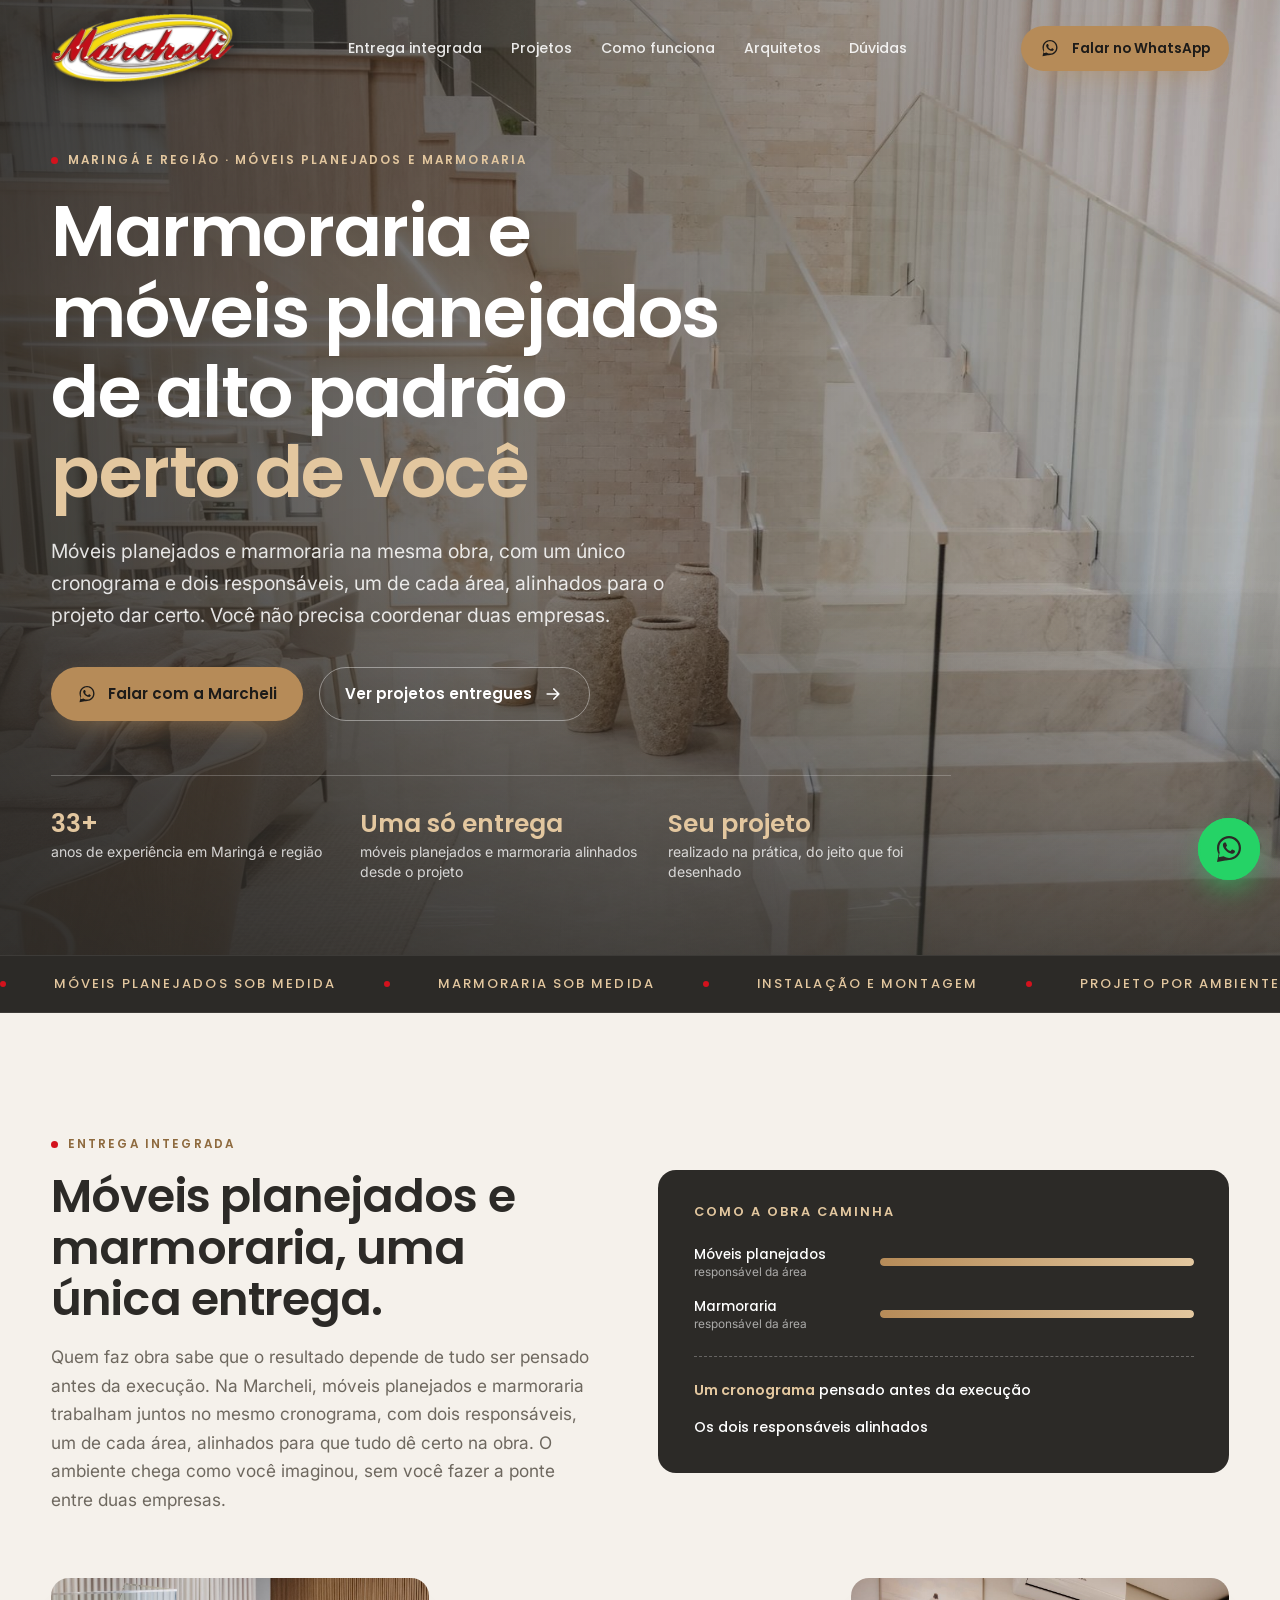
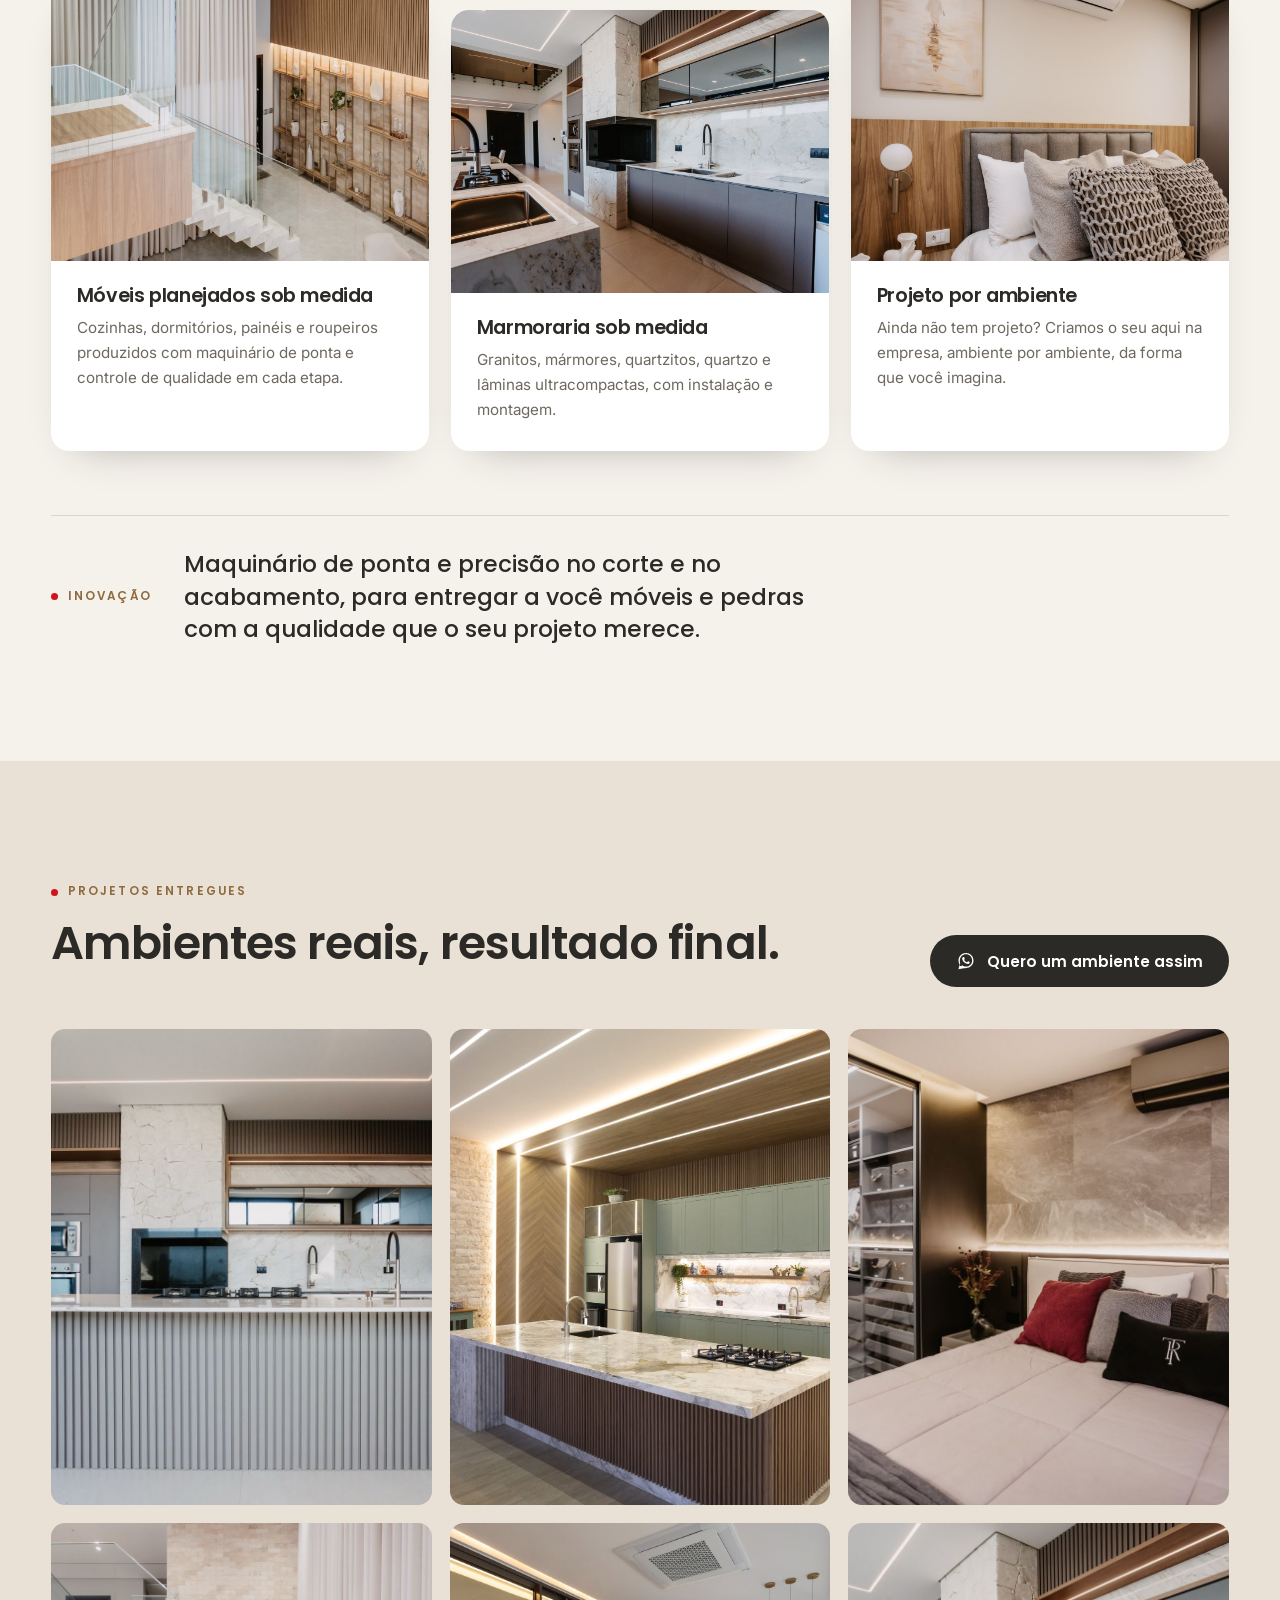
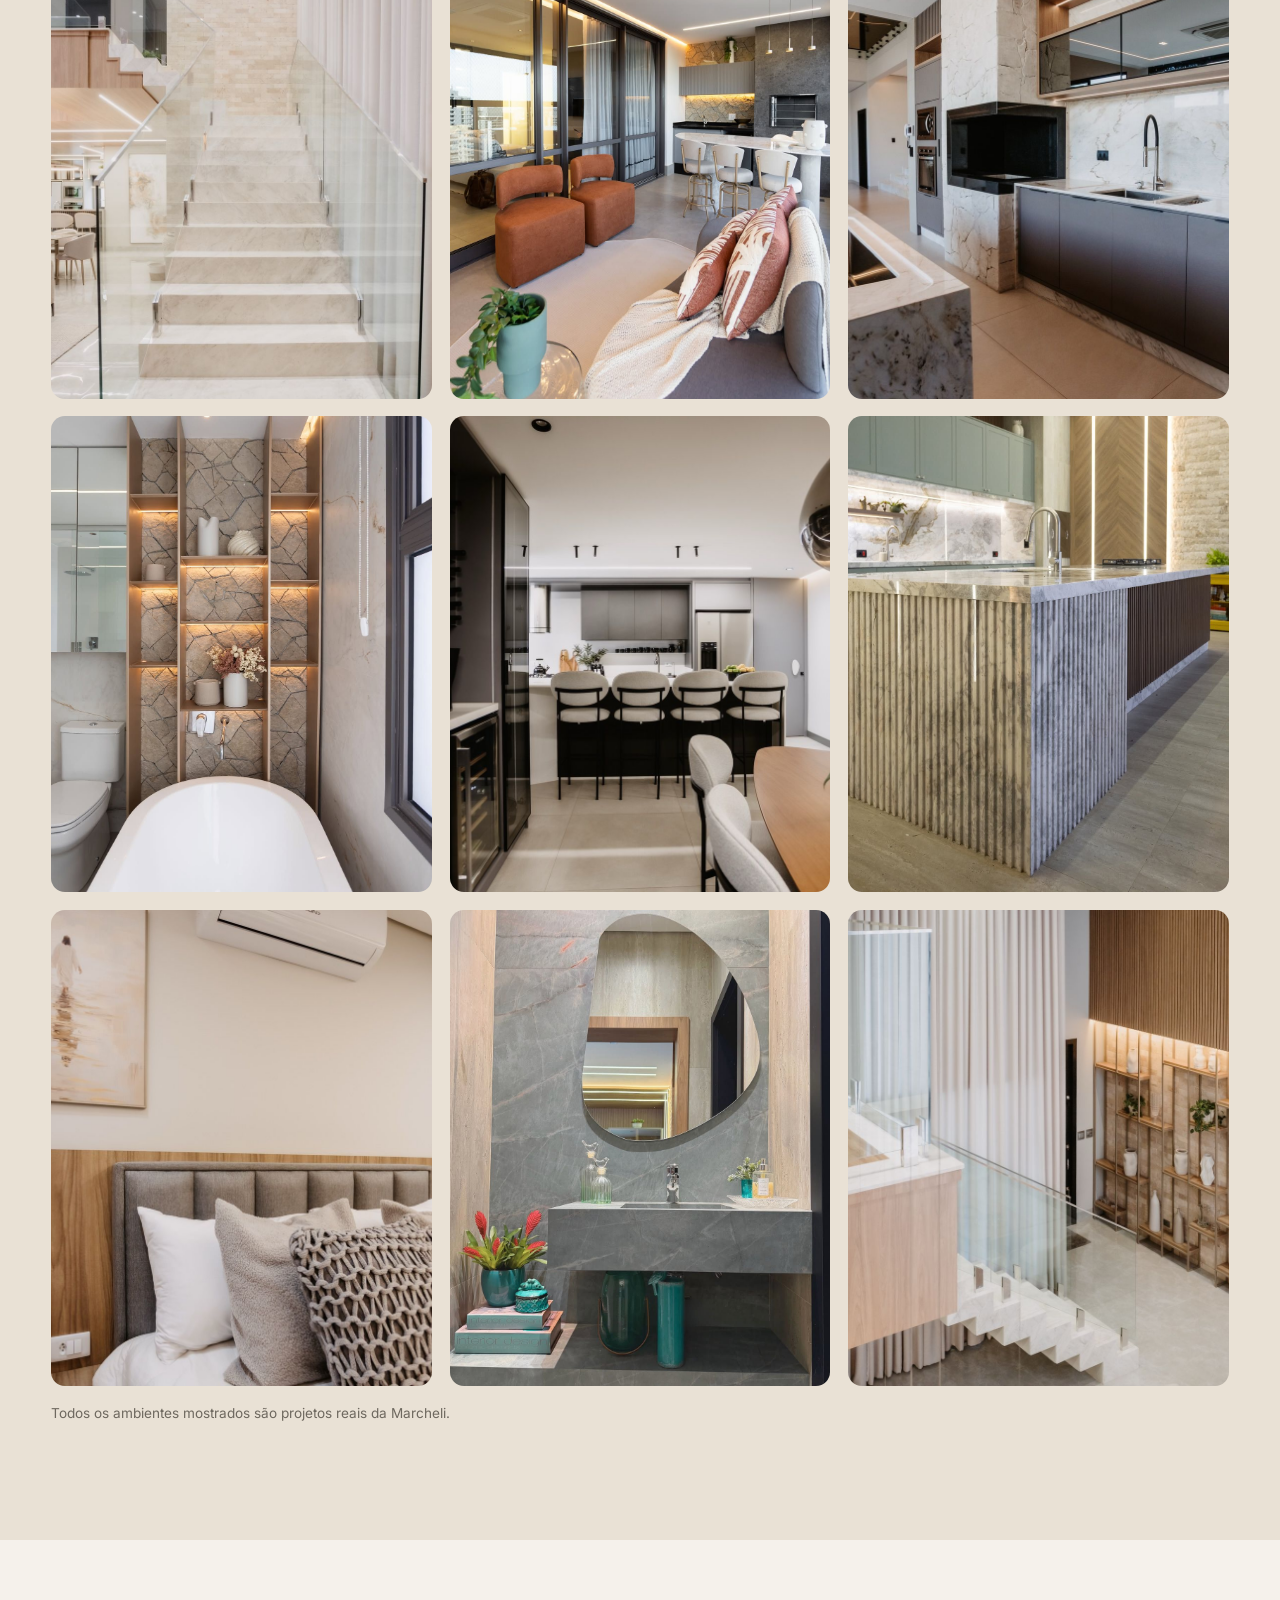
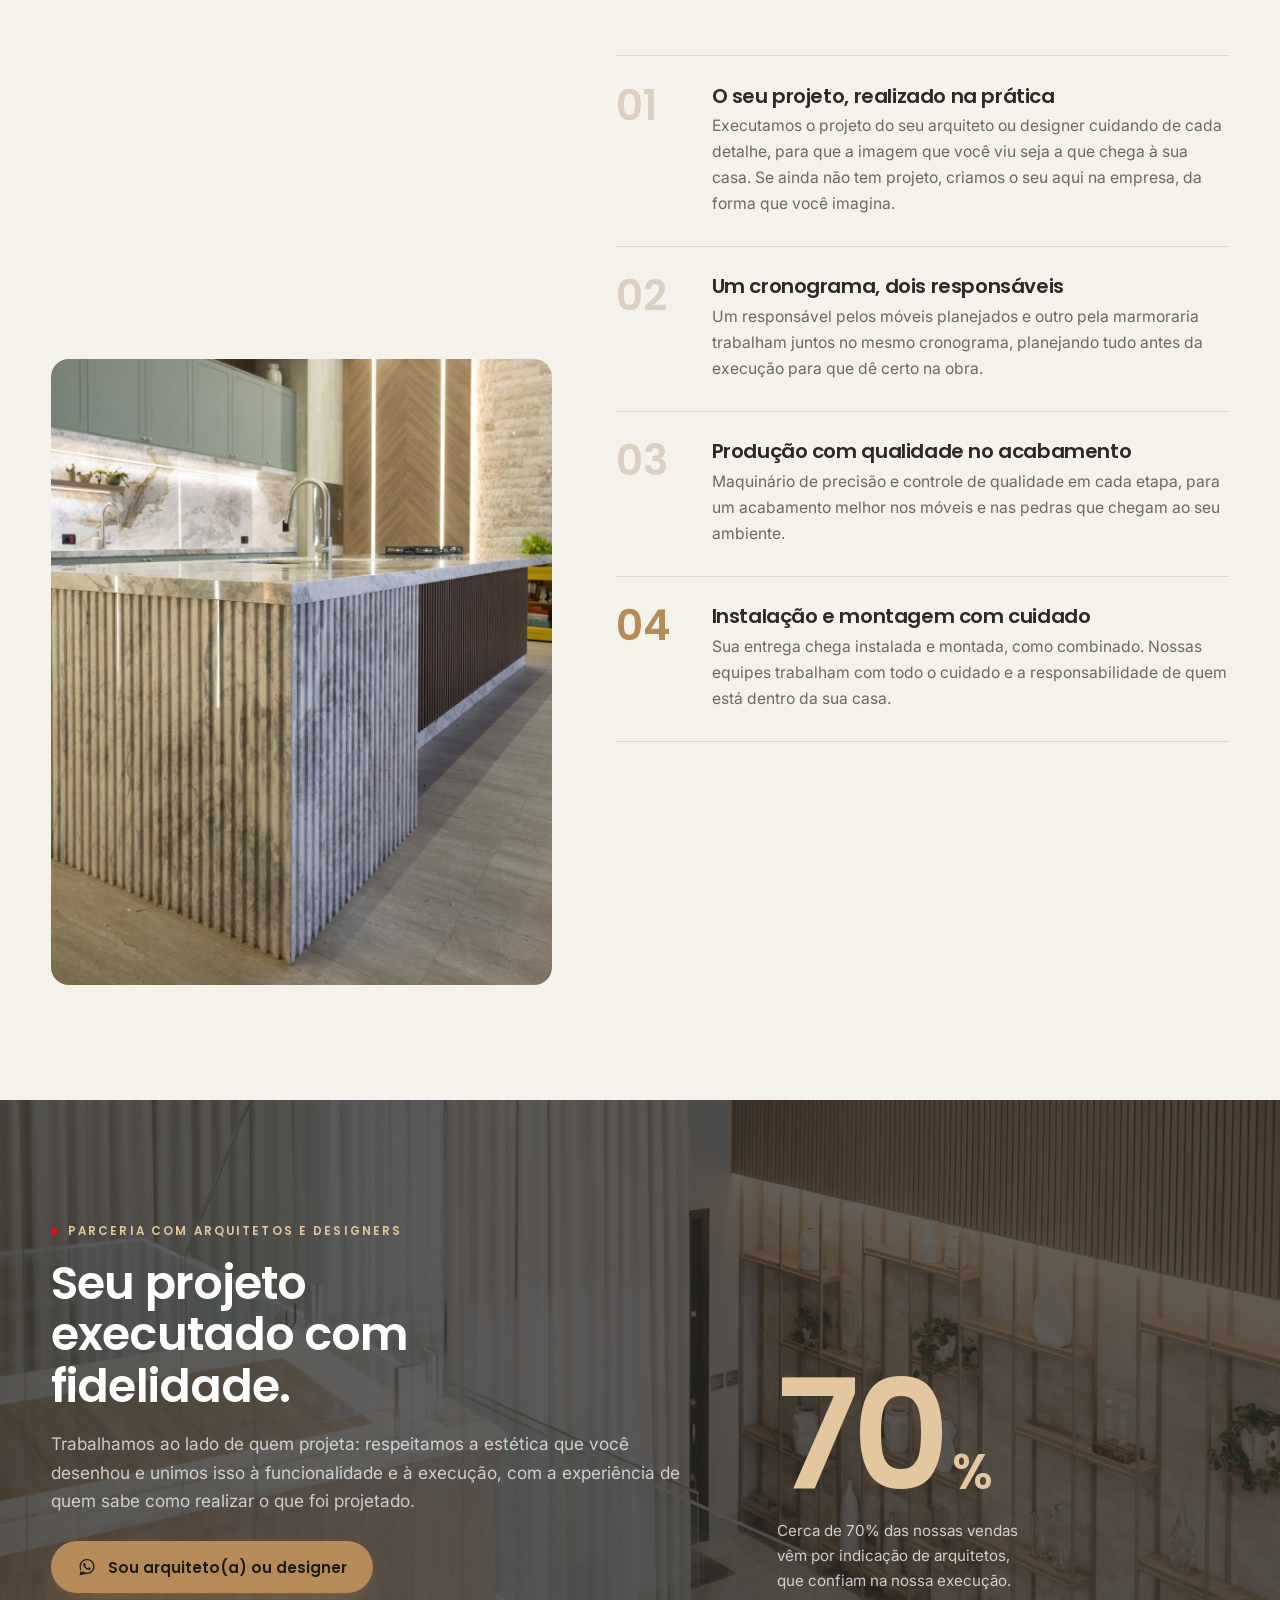
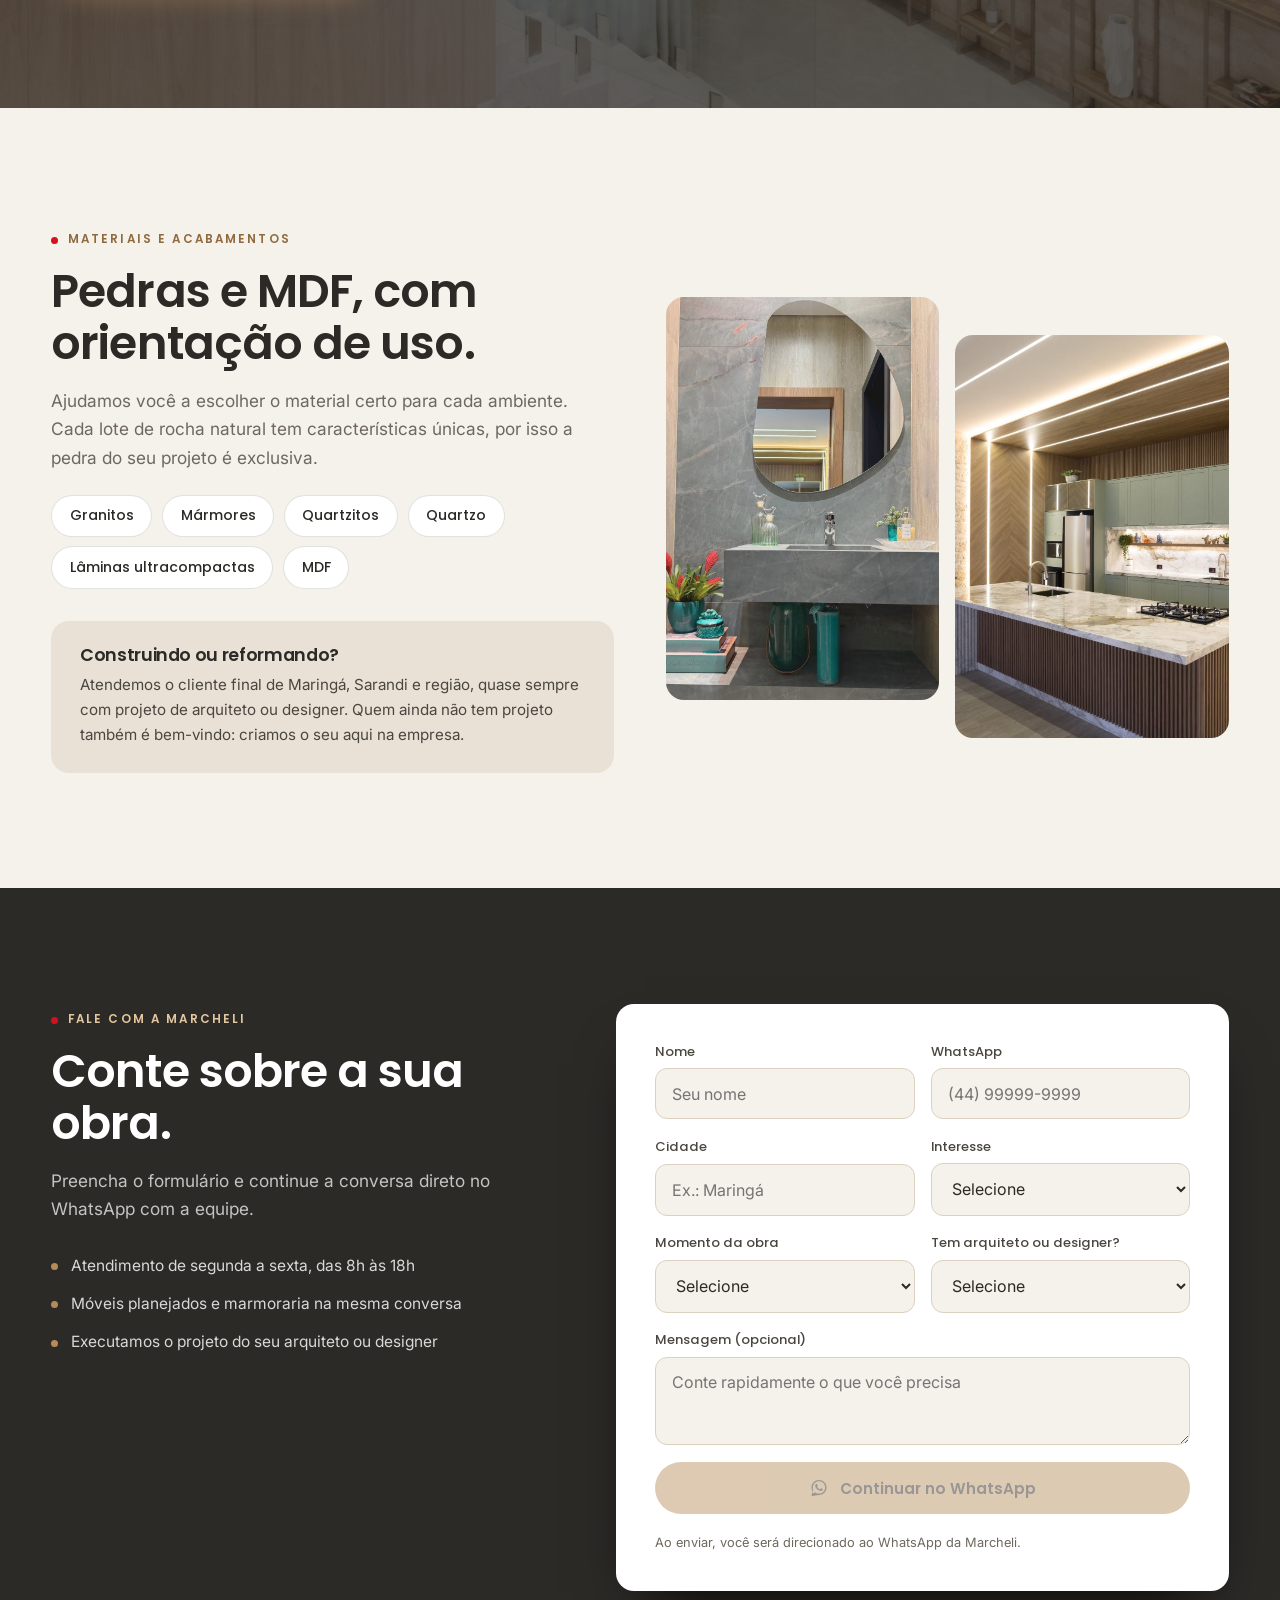
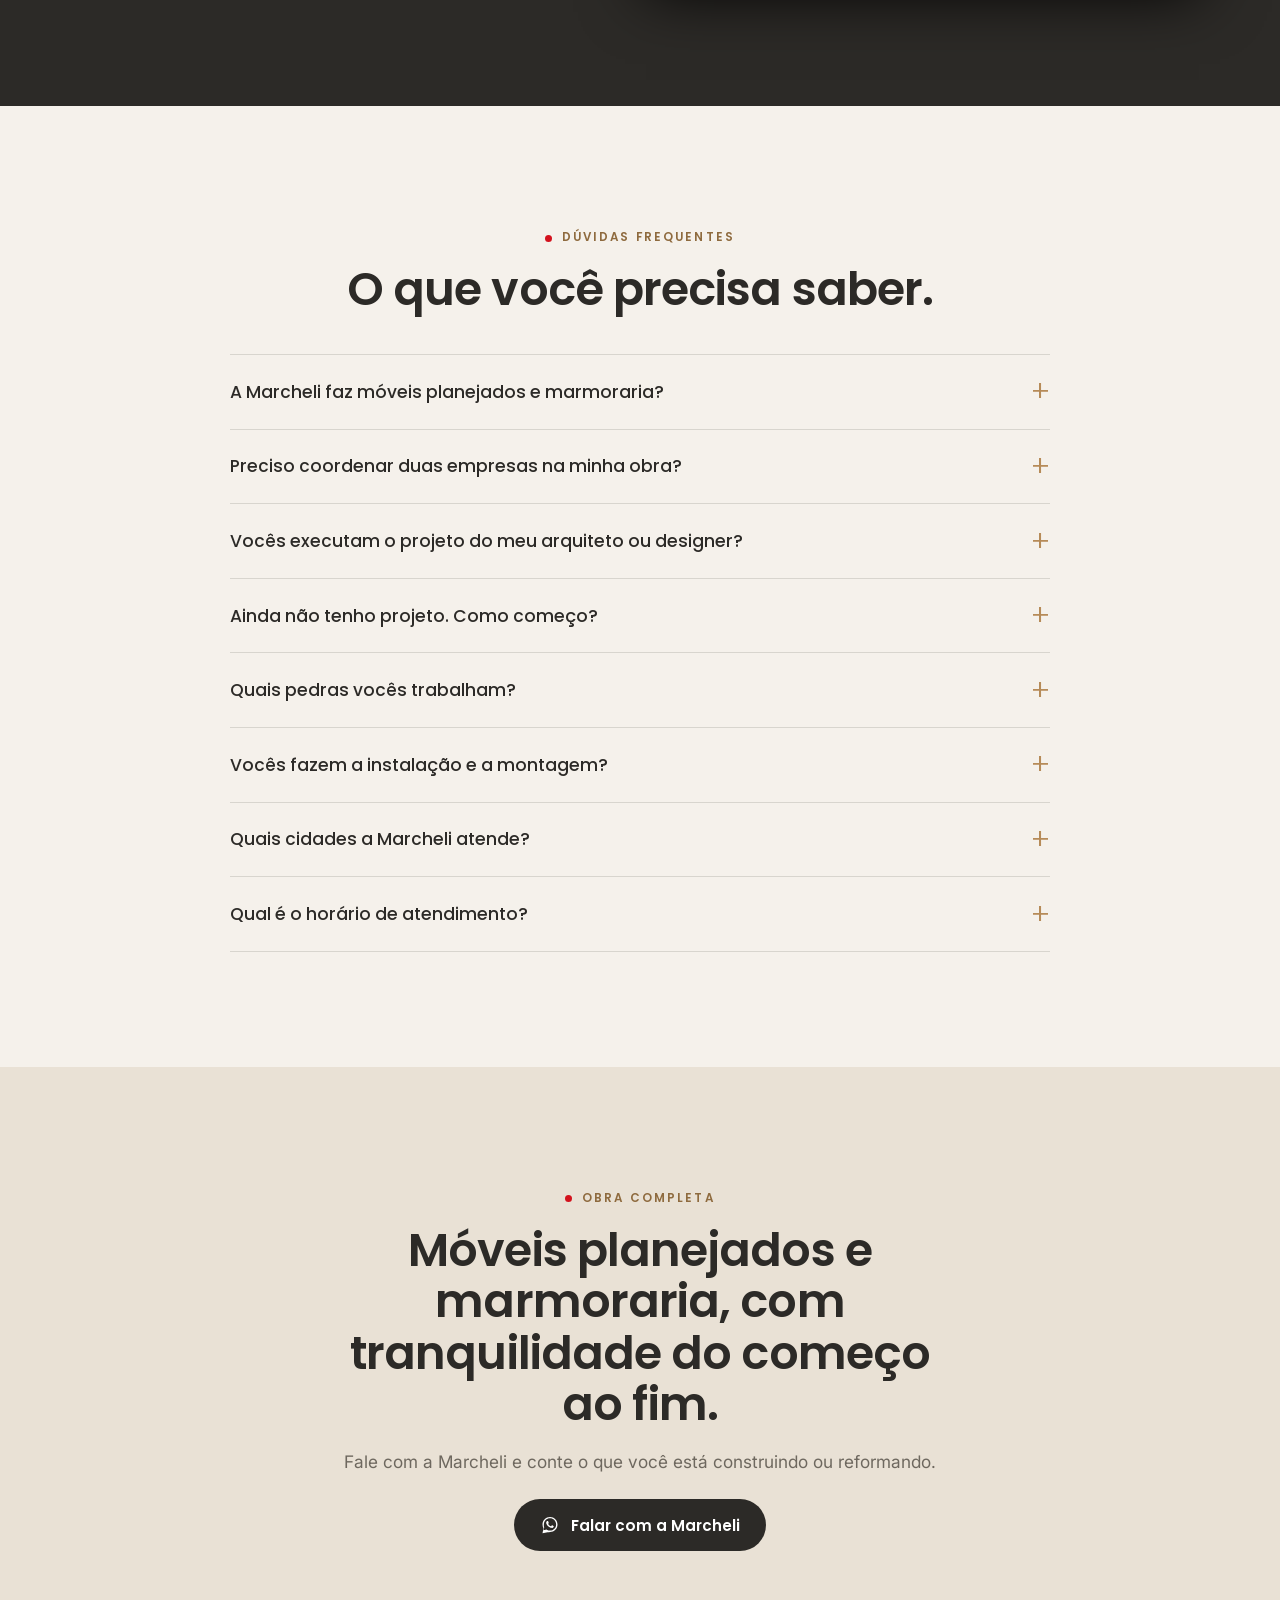
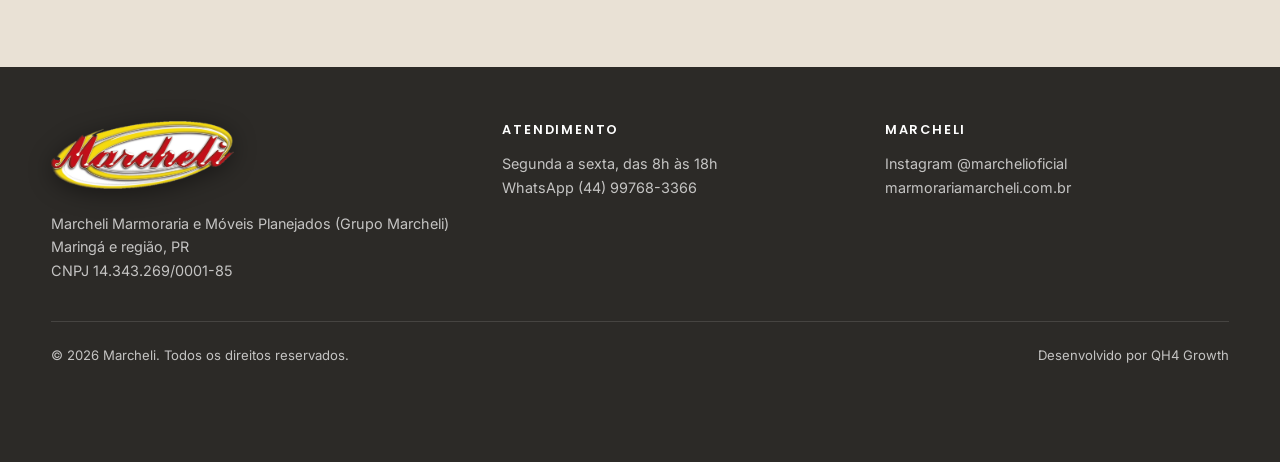
<file: index.html>
<!DOCTYPE html>
<html lang="pt-BR">
<head>
<meta charset="utf-8">
<meta name="viewport" content="width=device-width, initial-scale=1">
<title>Marmoraria e Móveis Planejados em Maringá | Marcheli</title>
<meta name="description" content="Marmoraria e móveis planejados de alto padrão em Maringá e região. Móveis planejados e marmoraria com um só cronograma e dois responsáveis alinhados. Fale com a Marcheli.">
<meta name="robots" content="index, follow, max-image-preview:large">
<link rel="canonical" href="https://marmorariamarcheli.com.br/">
<meta name="theme-color" content="#2C2A27">
<meta property="og:type" content="website">
<meta property="og:locale" content="pt_BR">
<meta property="og:site_name" content="Marcheli Marmoraria e Móveis Planejados">
<meta property="og:title" content="Marmoraria e Móveis Planejados em Maringá | Marcheli">
<meta property="og:description" content="Móveis planejados e marmoraria na mesma obra, com um cronograma e dois responsáveis alinhados.">
<meta property="og:url" content="https://marmorariamarcheli.com.br/">
<meta property="og:image" content="https://marmorariamarcheli.com.br/assets/img/og-image.jpg">
<meta property="og:image:width" content="1200"><meta property="og:image:height" content="630">
<meta name="twitter:card" content="summary_large_image">
<meta name="twitter:title" content="Marmoraria e Móveis Planejados em Maringá | Marcheli">
<meta name="twitter:description" content="Móveis planejados e marmoraria na mesma obra, com um cronograma e dois responsáveis alinhados.">
<meta name="twitter:image" content="https://marmorariamarcheli.com.br/assets/img/og-image.jpg">
<link rel="preload" as="image" href="assets/img/hero.jpg" fetchpriority="high">
<script type="application/ld+json">{"@context": "https://schema.org", "@graph": [{"@type": "HomeAndConstructionBusiness", "@id": "https://marmorariamarcheli.com.br/#negocio", "name": "Marcheli Marmoraria e Móveis Planejados", "alternateName": "Grupo Marcheli", "url": "https://marmorariamarcheli.com.br/", "image": "https://marmorariamarcheli.com.br/assets/img/og-image.jpg", "logo": "https://marmorariamarcheli.com.br/assets/img/logo-marcheli.png", "telephone": "+5544997683366", "description": "Móveis planejados sob medida e marmoraria sob medida em Maringá e região, com entrega integrada: um cronograma e um responsável em cada área.", "address": {"@type": "PostalAddress", "addressLocality": "Maringá", "addressRegion": "PR", "addressCountry": "BR"}, "areaServed": [{"@type": "City", "name": "Maringá"}, {"@type": "City", "name": "Sarandi"}], "openingHoursSpecification": [{"@type": "OpeningHoursSpecification", "dayOfWeek": ["Monday", "Tuesday", "Wednesday", "Thursday", "Friday"], "opens": "08:00", "closes": "18:00"}], "sameAs": ["https://www.instagram.com/marchelioficial"]}, {"@type": "FAQPage", "mainEntity": [{"@type": "Question", "name": "A Marcheli faz móveis planejados e marmoraria?", "acceptedAnswer": {"@type": "Answer", "text": "Sim. A Marcheli reúne móveis planejados sob medida e marmoraria sob medida no mesmo grupo, em Maringá e região."}}, {"@type": "Question", "name": "Preciso coordenar duas empresas na minha obra?", "acceptedAnswer": {"@type": "Answer", "text": "Não. Móveis planejados e marmoraria andam juntos, com um único cronograma e dois responsáveis, um de cada área, alinhados para executar o projeto com responsabilidade e funcionalidade."}}, {"@type": "Question", "name": "Vocês executam o projeto do meu arquiteto ou designer?", "acceptedAnswer": {"@type": "Answer", "text": "Sim. Executamos o projeto do arquiteto ou designer cuidando de cada detalhe, para que o que foi projetado seja realizado na prática, sem refazer o que foi pensado."}}, {"@type": "Question", "name": "Ainda não tenho projeto. Como começo?", "acceptedAnswer": {"@type": "Answer", "text": "Sem problema. Criamos o seu projeto aqui na empresa, ambiente por ambiente, da forma que você imagina."}}, {"@type": "Question", "name": "Quais pedras vocês trabalham?", "acceptedAnswer": {"@type": "Answer", "text": "Trabalhamos com granitos, mármores, quartzitos, quartzo e lâminas ultracompactas, sempre sob medida. Cada lote de rocha natural tem características únicas, por isso a pedra do seu projeto é exclusiva."}}, {"@type": "Question", "name": "Vocês fazem a instalação e a montagem?", "acceptedAnswer": {"@type": "Answer", "text": "Sim. O serviço inclui instalação e montagem dos móveis planejados e da marmoraria."}}, {"@type": "Question", "name": "Quais cidades a Marcheli atende?", "acceptedAnswer": {"@type": "Answer", "text": "Atendemos Maringá, Sarandi e região, para quem está construindo ou reformando."}}, {"@type": "Question", "name": "Qual é o horário de atendimento?", "acceptedAnswer": {"@type": "Answer", "text": "De segunda a sexta, das 8h às 18h."}}]}]}</script>
<link rel="icon" type="image/png" href="assets/img/favicon.png">
<link rel="apple-touch-icon" href="assets/img/icon-192.png">
<link rel="manifest" href="site.webmanifest">
<link rel="preconnect" href="https://fonts.googleapis.com"><link rel="preconnect" href="https://fonts.gstatic.com" crossorigin>
<link href="https://fonts.googleapis.com/css2?family=Inter:wght@400;500;600&family=Poppins:wght@400;500;600&display=swap" rel="stylesheet">
<link rel="stylesheet" href="assets/css/style.css">

<!--
  =====================================================================
  [QH4 SLOT 1] GTM (Google Tag Manager) - HEAD
  Cole aqui o script do GTM. Exemplo:
  <script>(function(w,d,s,l,i){w[l]=w[l]||[];w[l].push({'gtm.start':new Date().getTime(),event:'gtm.js'});var f=d.getElementsByTagName(s)[0],j=d.createElement(s),dl=l!='dataLayer'?'&l='+l:'';j.async=true;j.src='https://www.googletagmanager.com/gtm.js?id='+i+dl;f.parentNode.insertBefore(j,f);})(window,document,'script','dataLayer','GTM-XXXXXXX');</script>
  =====================================================================
-->
<!--
  =====================================================================
  [QH4 SLOT 2] VERIFICACOES DE DOMINIO
  Cole aqui as metatags de verificacao. Exemplos:
  <meta name="google-site-verification" content="XXXXXXXX">
  <meta name="facebook-domain-verification" content="XXXXXXXX">
  =====================================================================
-->
<!--
  =====================================================================
  [QH4 SLOT 3] META PIXEL (direto, SEM GTM)
  Use apenas se NAO usar o GTM. Exemplo:
  <script>!function(f,b,e,v,n,t,s){if(f.fbq)return;n=f.fbq=function(){n.callMethod?n.callMethod.apply(n,arguments):n.queue.push(arguments)};if(!f._fbq)f._fbq=n;n.push=n;n.loaded=!0;n.version='2.0';n.queue=[];t=b.createElement(e);t.async=!0;t.src=v;s=b.getElementsByTagName(e)[0];s.parentNode.insertBefore(t,s)}(window,document,'script','https://connect.facebook.net/en_US/fbevents.js');fbq('init','XXXXXXXXXXXXXXX');fbq('track','PageView');</script>
  =====================================================================
-->
<!--
  =====================================================================
  [QH4 SLOT 4] GTAG GOOGLE ADS / GA4 (direto, SEM GTM)
  Use apenas se NAO usar o GTM. Exemplo:
  <script async src="https://www.googletagmanager.com/gtag/js?id=AW-XXXXXXXXX"></script>
  <script>window.dataLayer=window.dataLayer||[];function gtag(){dataLayer.push(arguments)}gtag('js',new Date());gtag('config','AW-XXXXXXXXX');gtag('config','G-XXXXXXXXXX');</script>
  =====================================================================
-->
</head>
<body>
<!--
  =====================================================================
  [QH4 SLOT 5] GTM (noscript) - logo apos abrir o <body>
  Exemplo:
  <noscript><iframe src="https://www.googletagmanager.com/ns.html?id=GTM-XXXXXXX" height="0" width="0" style="display:none;visibility:hidden"></iframe></noscript>
  =====================================================================
-->
<header class="hdr">
  <div class="wrap">
    <a class="logo" href="#topo" aria-label="Marcheli, móveis planejados e marmoraria"><img src="assets/img/logo-marcheli.png" alt="Marcheli" width="900" height="334"></a>
    <nav class="nav" aria-label="Principal">
      <a href="#integrada">Entrega integrada</a><a href="#projetos">Projetos</a><a href="#como-funciona">Como funciona</a><a href="#arquitetos">Arquitetos</a><a href="#faq">Dúvidas</a>
    </nav>
    <a class="btn btn-wa" href="#contato" data-wa="header"><svg width="20" height="20" viewBox="0 0 32 32" aria-hidden="true"><path fill="currentColor" d="M16.04 3C9.4 3 4 8.38 4 15c0 2.12.56 4.18 1.62 6L4 29l8.2-1.58A12.1 12.1 0 0 0 16.04 27C22.66 27 28 21.62 28 15S22.66 3 16.04 3Zm0 21.9c-1.8 0-3.56-.48-5.1-1.4l-.36-.22-4.86.94.98-4.74-.24-.38A9.8 9.8 0 0 1 6.2 15c0-5.42 4.42-9.82 9.84-9.82 5.42 0 9.76 4.4 9.76 9.82 0 5.4-4.34 9.9-9.76 9.9Zm5.4-7.38c-.3-.14-1.74-.86-2.02-.96-.28-.1-.48-.14-.68.14-.2.3-.78.96-.96 1.16-.18.2-.36.22-.66.08-.3-.16-1.26-.46-2.4-1.48-.88-.8-1.48-1.76-1.66-2.06-.18-.3-.02-.46.14-.6.14-.14.3-.36.46-.54.14-.18.2-.3.3-.5.1-.2.04-.38-.02-.54-.08-.14-.68-1.64-.94-2.24-.24-.58-.5-.5-.68-.5h-.58c-.2 0-.52.08-.8.38-.28.3-1.04 1.02-1.04 2.5s1.08 2.9 1.22 3.1c.16.2 2.1 3.2 5.08 4.5.7.3 1.26.48 1.7.62.72.22 1.36.2 1.88.12.58-.08 1.74-.72 1.98-1.4.24-.7.24-1.28.18-1.4-.08-.12-.28-.2-.58-.34Z"/></svg> Falar no WhatsApp</a>
    <button class="burger" aria-label="Abrir menu" aria-expanded="false"><span></span><span></span></button>
  </div>
</header>

<main>
<section class="hero" id="topo">
  <div class="hero-bg"><img src="assets/img/hero.jpg" width="2000" height="1333" fetchpriority="high" alt="Sala integrada com escada em pedra e vidro, projeto da Marcheli em Maringá"></div>
  <div class="wrap">
    <span class="eyebrow rv">Maringá e região · Móveis planejados e marmoraria</span>
    <h1 class="rv" style="--d:.1s">Marmoraria e móveis planejados de alto padrão <em>perto de você</em></h1>
    <p class="sub rv" style="--d:.2s">Móveis planejados e marmoraria na mesma obra, com um único cronograma e dois responsáveis, um de cada área, alinhados para o projeto dar certo. Você não precisa coordenar duas empresas.</p>
    <div class="cta rv" style="--d:.3s">
      <a class="btn btn-wa" href="#contato" data-wa="hero"><svg width="20" height="20" viewBox="0 0 32 32" aria-hidden="true"><path fill="currentColor" d="M16.04 3C9.4 3 4 8.38 4 15c0 2.12.56 4.18 1.62 6L4 29l8.2-1.58A12.1 12.1 0 0 0 16.04 27C22.66 27 28 21.62 28 15S22.66 3 16.04 3Zm0 21.9c-1.8 0-3.56-.48-5.1-1.4l-.36-.22-4.86.94.98-4.74-.24-.38A9.8 9.8 0 0 1 6.2 15c0-5.42 4.42-9.82 9.84-9.82 5.42 0 9.76 4.4 9.76 9.82 0 5.4-4.34 9.9-9.76 9.9Zm5.4-7.38c-.3-.14-1.74-.86-2.02-.96-.28-.1-.48-.14-.68.14-.2.3-.78.96-.96 1.16-.18.2-.36.22-.66.08-.3-.16-1.26-.46-2.4-1.48-.88-.8-1.48-1.76-1.66-2.06-.18-.3-.02-.46.14-.6.14-.14.3-.36.46-.54.14-.18.2-.3.3-.5.1-.2.04-.38-.02-.54-.08-.14-.68-1.64-.94-2.24-.24-.58-.5-.5-.68-.5h-.58c-.2 0-.52.08-.8.38-.28.3-1.04 1.02-1.04 2.5s1.08 2.9 1.22 3.1c.16.2 2.1 3.2 5.08 4.5.7.3 1.26.48 1.7.62.72.22 1.36.2 1.88.12.58-.08 1.74-.72 1.98-1.4.24-.7.24-1.28.18-1.4-.08-.12-.28-.2-.58-.34Z"/></svg> Falar com a Marcheli</a>
      <a class="btn btn-ghost" href="#projetos">Ver projetos entregues <svg viewBox="0 0 24 24" fill="none" stroke="currentColor" stroke-width="2" stroke-linecap="round" stroke-linejoin="round"><path d="M5 12h14M13 6l6 6-6 6"/></svg></a>
    </div>
    <div class="hero-meta rv" style="--d:.4s">
      <div><b data-count="33">33+</b><span>anos de experiência em Maringá e região</span></div>
      <div><b>Uma só entrega</b><span>móveis planejados e marmoraria alinhados desde o projeto</span></div>
      <div><b>Seu projeto</b><span>realizado na prática, do jeito que foi desenhado</span></div>
    </div>
  </div>
</section>

<div class="faixa" aria-hidden="true"><div class="faixa-track">
  <span>Móveis planejados sob medida</span><span>Marmoraria sob medida</span><span>Instalação e montagem</span><span>Projeto por ambiente</span><span>Execução de projetos de arquitetos</span>
  <span>Móveis planejados sob medida</span><span>Marmoraria sob medida</span><span>Instalação e montagem</span><span>Projeto por ambiente</span><span>Execução de projetos de arquitetos</span>
</div></div>

<section id="integrada">
  <div class="wrap">
    <div class="int-grid">
      <div>
        <span class="eyebrow rv">Entrega integrada</span>
        <h2 class="rv">Móveis planejados e marmoraria, uma única entrega.</h2>
        <p class="lead rv">Quem faz obra sabe que o resultado depende de tudo ser pensado antes da execução. Na Marcheli, móveis planejados e marmoraria trabalham juntos no mesmo cronograma, com dois responsáveis, um de cada área, alinhados para que tudo dê certo na obra. O ambiente chega como você imaginou, sem você fazer a ponte entre duas empresas.</p>
      </div>
      <div class="lanes rv rv-r">
        <h3>Como a obra caminha</h3>
        <div class="lane"><div class="tag">Móveis planejados<small>responsável da área</small></div><div class="bar"><i></i></div></div>
        <div class="lane"><div class="tag">Marmoraria<small>responsável da área</small></div><div class="bar"><i></i></div></div>
        <div class="merge"><span><b>Um cronograma</b> pensado antes da execução</span><span>Os dois responsáveis alinhados</span></div>
      </div>
    </div>
    <div class="cards">
      <article class="card rv"><div class="ph"><img src="assets/img/sala-escada.jpg" width="1500" height="1000" loading="lazy" alt="Marcenaria sob medida com estante em madeira ao lado de escada"></div><div class="tx"><h3>Móveis planejados sob medida</h3><p>Cozinhas, dormitórios, painéis e roupeiros produzidos com maquinário de ponta e controle de qualidade em cada etapa.</p></div></article>
      <article class="card rv" style="--d:.1s"><div class="ph"><img src="assets/img/cozinha-bancada.jpg" width="1440" height="960" loading="lazy" alt="Cozinha com bancada e painel em pedra"></div><div class="tx"><h3>Marmoraria sob medida</h3><p>Granitos, mármores, quartzitos, quartzo e lâminas ultracompactas, com instalação e montagem.</p></div></article>
      <article class="card rv" style="--d:.2s"><div class="ph"><img src="assets/img/quarto.jpg" width="1440" height="960" loading="lazy" alt="Quarto planejado com painel em madeira"></div><div class="tx"><h3>Projeto por ambiente</h3><p>Ainda não tem projeto? Criamos o seu aqui na empresa, ambiente por ambiente, da forma que você imagina.</p></div></article>
    </div>
    <div class="inov rv"><span class="eyebrow">Inovação</span><p>Maquinário de ponta e precisão no corte e no acabamento, para entregar a você móveis e pedras com a qualidade que o seu projeto merece.</p></div>
  </div>
</section>

<section id="projetos" style="background:var(--areia)">
  <div class="wrap">
    <div class="gal-head">
      <div><span class="eyebrow rv">Projetos entregues</span><h2 class="rv">Ambientes reais, resultado final.</h2></div>
      <div class="rv"><a class="btn btn-dark" href="#contato" data-wa="galeria" data-msg="Olá! Vi os projetos no site da Marcheli e quero conversar sobre o meu ambiente."><svg width="20" height="20" viewBox="0 0 32 32" aria-hidden="true"><path fill="currentColor" d="M16.04 3C9.4 3 4 8.38 4 15c0 2.12.56 4.18 1.62 6L4 29l8.2-1.58A12.1 12.1 0 0 0 16.04 27C22.66 27 28 21.62 28 15S22.66 3 16.04 3Zm0 21.9c-1.8 0-3.56-.48-5.1-1.4l-.36-.22-4.86.94.98-4.74-.24-.38A9.8 9.8 0 0 1 6.2 15c0-5.42 4.42-9.82 9.84-9.82 5.42 0 9.76 4.4 9.76 9.82 0 5.4-4.34 9.9-9.76 9.9Zm5.4-7.38c-.3-.14-1.74-.86-2.02-.96-.28-.1-.48-.14-.68.14-.2.3-.78.96-.96 1.16-.18.2-.36.22-.66.08-.3-.16-1.26-.46-2.4-1.48-.88-.8-1.48-1.76-1.66-2.06-.18-.3-.02-.46.14-.6.14-.14.3-.36.46-.54.14-.18.2-.3.3-.5.1-.2.04-.38-.02-.54-.08-.14-.68-1.64-.94-2.24-.24-.58-.5-.5-.68-.5h-.58c-.2 0-.52.08-.8.38-.28.3-1.04 1.02-1.04 2.5s1.08 2.9 1.22 3.1c.16.2 2.1 3.2 5.08 4.5.7.3 1.26.48 1.7.62.72.22 1.36.2 1.88.12.58-.08 1.74-.72 1.98-1.4.24-.7.24-1.28.18-1.4-.08-.12-.28-.2-.58-.34Z"/></svg> Quero um ambiente assim</a></div>
    </div>
    <div class="gal">
<figure class="rv" style="--d:0.00s"><img src="assets/img/cozinha-ilha.jpg" width="1440" height="960" loading="lazy" alt="Cozinha com ilha em pedra e marcenaria, projeto da Marcheli"><figcaption>Cozinha com ilha em pedra</figcaption></figure>
<figure class="rv" style="--d:0.08s"><img src="assets/img/cozinha-verde.jpg" width="1080" height="1351" loading="lazy" alt="Cozinha com ilha de bancada em pedra e armários verdes, projeto da Marcheli"><figcaption>Ilha com bancada em pedra</figcaption></figure>
<figure class="rv" style="--d:0.16s"><img src="assets/img/suite.jpg" width="1440" height="960" loading="lazy" alt="Suíte com closet, projeto da Marcheli"><figcaption>Suíte planejada</figcaption></figure>
<figure class="rv" style="--d:0.00s"><img src="assets/img/escada.jpg" width="1500" height="1000" loading="lazy" alt="Escada com guarda-corpo de vidro integrada à sala, projeto da Marcheli"><figcaption>Escada e sala integradas</figcaption></figure>
<figure class="rv" style="--d:0.08s"><img src="assets/img/varanda-gourmet.jpg" width="1080" height="1440" loading="lazy" alt="Varanda gourmet com bancada e revestimento em pedra, projeto da Marcheli"><figcaption>Varanda gourmet</figcaption></figure>
<figure class="rv" style="--d:0.16s"><img src="assets/img/cozinha-bancada.jpg" width="1440" height="960" loading="lazy" alt="Cozinha com bancada e painel em pedra, projeto da Marcheli"><figcaption>Cozinha com bancada e painel</figcaption></figure>
<figure class="rv" style="--d:0.00s"><img src="assets/img/banheiro.jpg" width="1080" height="1351" loading="lazy" alt="Banheiro com nichos iluminados em marcenaria, projeto da Marcheli"><figcaption>Banheiro com nichos</figcaption></figure>
<figure class="rv" style="--d:0.08s"><img src="assets/img/sala-jantar.jpg" width="1440" height="960" loading="lazy" alt="Sala de jantar integrada à cozinha, projeto da Marcheli"><figcaption>Jantar e cozinha</figcaption></figure>
<figure class="rv" style="--d:0.16s"><img src="assets/img/ilha-pedra-ripado.jpg" width="1080" height="1351" loading="lazy" alt="Detalhe de ilha em pedra com ripado, projeto da Marcheli"><figcaption>Detalhe em pedra e ripado</figcaption></figure>
<figure class="rv" style="--d:0.00s"><img src="assets/img/quarto.jpg" width="1440" height="960" loading="lazy" alt="Quarto com painel em madeira e cabeceira, projeto da Marcheli"><figcaption>Quarto planejado</figcaption></figure>
<figure class="rv" style="--d:0.08s"><img src="assets/img/lavabo-pedra.jpg" width="1080" height="1352" loading="lazy" alt="Lavabo com bancada esculpida em pedra, projeto da Marcheli"><figcaption>Lavabo em pedra</figcaption></figure>
<figure class="rv" style="--d:0.16s"><img src="assets/img/sala-escada.jpg" width="1500" height="1000" loading="lazy" alt="Estante em marcenaria ao lado de escada com vidro, projeto da Marcheli"><figcaption>Marcenaria e escada</figcaption></figure>
    </div>
    <p class="gal-note">Todos os ambientes mostrados são projetos reais da Marcheli.</p>
  </div>
</section>

<section id="como-funciona">
  <div class="wrap steps-grid">
    <div class="sticky">
      <span class="eyebrow rv">Do contrato à entrega</span>
      <h2 class="rv">Você sabe o que esperar em cada etapa.</h2>
      <p class="lead rv">Um processo claro, com quem responde por cada área desde o começo.</p>
      <div class="ph rv"><img src="assets/img/ilha-pedra-ripado.jpg" width="1080" height="1351" loading="lazy" alt="Ilha em pedra com revestimento ripado, projeto da Marcheli"></div>
    </div>
    <div>
      <div class="step"><div class="n">01</div><div><h3>O seu projeto, realizado na prática</h3><p>Executamos o projeto do seu arquiteto ou designer cuidando de cada detalhe, para que a imagem que você viu seja a que chega à sua casa. Se ainda não tem projeto, criamos o seu aqui na empresa, da forma que você imagina.</p></div></div>
      <div class="step"><div class="n">02</div><div><h3>Um cronograma, dois responsáveis</h3><p>Um responsável pelos móveis planejados e outro pela marmoraria trabalham juntos no mesmo cronograma, planejando tudo antes da execução para que dê certo na obra.</p></div></div>
      <div class="step"><div class="n">03</div><div><h3>Produção com qualidade no acabamento</h3><p>Maquinário de precisão e controle de qualidade em cada etapa, para um acabamento melhor nos móveis e nas pedras que chegam ao seu ambiente.</p></div></div>
      <div class="step"><div class="n">04</div><div><h3>Instalação e montagem com cuidado</h3><p>Sua entrega chega instalada e montada, como combinado. Nossas equipes trabalham com todo o cuidado e a responsabilidade de quem está dentro da sua casa.</p></div></div>
    </div>
  </div>
</section>

<section id="arquitetos" class="dark arq">
  <div class="arq-bg"><img src="assets/img/sala-escada.jpg" width="1500" height="1000" loading="lazy" alt=""></div>
  <div class="wrap">
    <div>
      <span class="eyebrow rv">Parceria com arquitetos e designers</span>
      <h2 class="rv">Seu projeto executado com fidelidade.</h2>
      <p class="lead rv">Trabalhamos ao lado de quem projeta: respeitamos a estética que você desenhou e unimos isso à funcionalidade e à execução, com a experiência de quem sabe como realizar o que foi projetado.</p>
      <p class="rv" style="margin-top:1.6rem"><a class="btn btn-wa" href="#contato" data-wa="arquitetos" data-msg="Olá! Sou arquiteto(a) ou designer e gostaria de conversar sobre parceria com a Marcheli."><svg width="20" height="20" viewBox="0 0 32 32" aria-hidden="true"><path fill="currentColor" d="M16.04 3C9.4 3 4 8.38 4 15c0 2.12.56 4.18 1.62 6L4 29l8.2-1.58A12.1 12.1 0 0 0 16.04 27C22.66 27 28 21.62 28 15S22.66 3 16.04 3Zm0 21.9c-1.8 0-3.56-.48-5.1-1.4l-.36-.22-4.86.94.98-4.74-.24-.38A9.8 9.8 0 0 1 6.2 15c0-5.42 4.42-9.82 9.84-9.82 5.42 0 9.76 4.4 9.76 9.82 0 5.4-4.34 9.9-9.76 9.9Zm5.4-7.38c-.3-.14-1.74-.86-2.02-.96-.28-.1-.48-.14-.68.14-.2.3-.78.96-.96 1.16-.18.2-.36.22-.66.08-.3-.16-1.26-.46-2.4-1.48-.88-.8-1.48-1.76-1.66-2.06-.18-.3-.02-.46.14-.6.14-.14.3-.36.46-.54.14-.18.2-.3.3-.5.1-.2.04-.38-.02-.54-.08-.14-.68-1.64-.94-2.24-.24-.58-.5-.5-.68-.5h-.58c-.2 0-.52.08-.8.38-.28.3-1.04 1.02-1.04 2.5s1.08 2.9 1.22 3.1c.16.2 2.1 3.2 5.08 4.5.7.3 1.26.48 1.7.62.72.22 1.36.2 1.88.12.58-.08 1.74-.72 1.98-1.4.24-.7.24-1.28.18-1.4-.08-.12-.28-.2-.58-.34Z"/></svg> Sou arquiteto(a) ou designer</a></p>
    </div>
    <div class="rv rv-r"><div class="big70">70<small>%</small></div><p class="big70-cap">Cerca de 70% das nossas vendas vêm por indicação de arquitetos, que confiam na nossa execução.</p></div>
  </div>
</section>

<section id="materiais">
  <div class="wrap mat-grid">
    <div>
      <span class="eyebrow rv">Materiais e acabamentos</span>
      <h2 class="rv">Pedras e MDF, com orientação de uso.</h2>
      <p class="lead rv">Ajudamos você a escolher o material certo para cada ambiente. Cada lote de rocha natural tem características únicas, por isso a pedra do seu projeto é exclusiva.</p>
      <div class="pills rv"><span>Granitos</span><span>Mármores</span><span>Quartzitos</span><span>Quartzo</span><span>Lâminas ultracompactas</span><span>MDF</span></div>
      <div class="noarq rv"><h3>Construindo ou reformando?</h3><p>Atendemos o cliente final de Maringá, Sarandi e região, quase sempre com projeto de arquiteto ou designer. Quem ainda não tem projeto também é bem-vindo: criamos o seu aqui na empresa.</p></div>
    </div>
    <div class="mat-img rv rv-r"><img src="assets/img/lavabo-pedra.jpg" width="1080" height="1352" loading="lazy" alt="Lavabo com bancada esculpida em pedra"><img src="assets/img/cozinha-verde.jpg" width="1080" height="1351" loading="lazy" alt="Cozinha com bancada em pedra e armários verdes"></div>
  </div>
</section>

<section id="contato" class="dark contact">
  <div class="wrap contact-grid">
    <div>
      <span class="eyebrow rv">Fale com a Marcheli</span>
      <h2 class="rv">Conte sobre a sua obra.</h2>
      <p class="lead rv">Preencha o formulário e continue a conversa direto no WhatsApp com a equipe.</p>
      <ul class="rv"><li>Atendimento de segunda a sexta, das 8h às 18h</li><li>Móveis planejados e marmoraria na mesma conversa</li><li>Executamos o projeto do seu arquiteto ou designer</li></ul>
    </div>
    <form id="lead-form" class="rv rv-r" novalidate>
      <div class="row2">
        <label>Nome<input name="nome" required minlength="2" autocomplete="name" placeholder="Seu nome"></label>
        <label>WhatsApp<input id="f-tel" name="telefone" type="tel" required inputmode="tel" autocomplete="tel" placeholder="(44) 99999-9999"></label>
      </div>
      <div class="row2">
        <label>Cidade<input name="cidade" required minlength="2" autocomplete="address-level2" placeholder="Ex.: Maringá"></label>
        <label>Interesse<select name="interesse" required><option value="" disabled selected>Selecione</option><option>Móveis planejados e marmoraria</option><option>Móveis planejados</option><option>Marmoraria</option></select></label>
      </div>
      <div class="row2">
        <label>Momento da obra<select name="fase" required><option value="" disabled selected>Selecione</option><option>Construindo</option><option>Reformando</option></select></label>
        <label>Tem arquiteto ou designer?<select name="arquiteto" required><option value="" disabled selected>Selecione</option><option>Sim</option><option>Ainda não</option></select></label>
      </div>
      <label>Mensagem (opcional)<textarea name="mensagem" placeholder="Conte rapidamente o que você precisa"></textarea></label>
      <button class="btn btn-wa" type="submit" disabled><svg width="20" height="20" viewBox="0 0 32 32" aria-hidden="true"><path fill="currentColor" d="M16.04 3C9.4 3 4 8.38 4 15c0 2.12.56 4.18 1.62 6L4 29l8.2-1.58A12.1 12.1 0 0 0 16.04 27C22.66 27 28 21.62 28 15S22.66 3 16.04 3Zm0 21.9c-1.8 0-3.56-.48-5.1-1.4l-.36-.22-4.86.94.98-4.74-.24-.38A9.8 9.8 0 0 1 6.2 15c0-5.42 4.42-9.82 9.84-9.82 5.42 0 9.76 4.4 9.76 9.82 0 5.4-4.34 9.9-9.76 9.9Zm5.4-7.38c-.3-.14-1.74-.86-2.02-.96-.28-.1-.48-.14-.68.14-.2.3-.78.96-.96 1.16-.18.2-.36.22-.66.08-.3-.16-1.26-.46-2.4-1.48-.88-.8-1.48-1.76-1.66-2.06-.18-.3-.02-.46.14-.6.14-.14.3-.36.46-.54.14-.18.2-.3.3-.5.1-.2.04-.38-.02-.54-.08-.14-.68-1.64-.94-2.24-.24-.58-.5-.5-.68-.5h-.58c-.2 0-.52.08-.8.38-.28.3-1.04 1.02-1.04 2.5s1.08 2.9 1.22 3.1c.16.2 2.1 3.2 5.08 4.5.7.3 1.26.48 1.7.62.72.22 1.36.2 1.88.12.58-.08 1.74-.72 1.98-1.4.24-.7.24-1.28.18-1.4-.08-.12-.28-.2-.58-.34Z"/></svg> Continuar no WhatsApp</button>
      <p class="form-note">Ao enviar, você será direcionado ao WhatsApp da Marcheli.</p>
    </form>
  </div>
</section>

<section id="faq">
  <div class="wrap">
    <div class="center"><span class="eyebrow rv">Dúvidas frequentes</span><h2 class="rv">O que você precisa saber.</h2></div>
    <div class="faq-list">
<details class="rv"><summary>A Marcheli faz móveis planejados e marmoraria?</summary><p>Sim. A Marcheli reúne móveis planejados sob medida e marmoraria sob medida no mesmo grupo, em Maringá e região.</p></details>
<details class="rv"><summary>Preciso coordenar duas empresas na minha obra?</summary><p>Não. Móveis planejados e marmoraria andam juntos, com um único cronograma e dois responsáveis, um de cada área, alinhados para executar o projeto com responsabilidade e funcionalidade.</p></details>
<details class="rv"><summary>Vocês executam o projeto do meu arquiteto ou designer?</summary><p>Sim. Executamos o projeto do arquiteto ou designer cuidando de cada detalhe, para que o que foi projetado seja realizado na prática, sem refazer o que foi pensado.</p></details>
<details class="rv"><summary>Ainda não tenho projeto. Como começo?</summary><p>Sem problema. Criamos o seu projeto aqui na empresa, ambiente por ambiente, da forma que você imagina.</p></details>
<details class="rv"><summary>Quais pedras vocês trabalham?</summary><p>Trabalhamos com granitos, mármores, quartzitos, quartzo e lâminas ultracompactas, sempre sob medida. Cada lote de rocha natural tem características únicas, por isso a pedra do seu projeto é exclusiva.</p></details>
<details class="rv"><summary>Vocês fazem a instalação e a montagem?</summary><p>Sim. O serviço inclui instalação e montagem dos móveis planejados e da marmoraria.</p></details>
<details class="rv"><summary>Quais cidades a Marcheli atende?</summary><p>Atendemos Maringá, Sarandi e região, para quem está construindo ou reformando.</p></details>
<details class="rv"><summary>Qual é o horário de atendimento?</summary><p>De segunda a sexta, das 8h às 18h.</p></details>
    </div>
  </div>
</section>

<section class="final">
  <div class="wrap">
    <span class="eyebrow rv">Obra completa</span>
    <h2 class="rv">Móveis planejados e marmoraria, com tranquilidade do começo ao fim.</h2>
    <p class="lead rv" style="margin-inline:auto">Fale com a Marcheli e conte o que você está construindo ou reformando.</p>
    <p class="rv"><a class="btn btn-dark" href="#contato" data-wa="final"><svg width="20" height="20" viewBox="0 0 32 32" aria-hidden="true"><path fill="currentColor" d="M16.04 3C9.4 3 4 8.38 4 15c0 2.12.56 4.18 1.62 6L4 29l8.2-1.58A12.1 12.1 0 0 0 16.04 27C22.66 27 28 21.62 28 15S22.66 3 16.04 3Zm0 21.9c-1.8 0-3.56-.48-5.1-1.4l-.36-.22-4.86.94.98-4.74-.24-.38A9.8 9.8 0 0 1 6.2 15c0-5.42 4.42-9.82 9.84-9.82 5.42 0 9.76 4.4 9.76 9.82 0 5.4-4.34 9.9-9.76 9.9Zm5.4-7.38c-.3-.14-1.74-.86-2.02-.96-.28-.1-.48-.14-.68.14-.2.3-.78.96-.96 1.16-.18.2-.36.22-.66.08-.3-.16-1.26-.46-2.4-1.48-.88-.8-1.48-1.76-1.66-2.06-.18-.3-.02-.46.14-.6.14-.14.3-.36.46-.54.14-.18.2-.3.3-.5.1-.2.04-.38-.02-.54-.08-.14-.68-1.64-.94-2.24-.24-.58-.5-.5-.68-.5h-.58c-.2 0-.52.08-.8.38-.28.3-1.04 1.02-1.04 2.5s1.08 2.9 1.22 3.1c.16.2 2.1 3.2 5.08 4.5.7.3 1.26.48 1.7.62.72.22 1.36.2 1.88.12.58-.08 1.74-.72 1.98-1.4.24-.7.24-1.28.18-1.4-.08-.12-.28-.2-.58-.34Z"/></svg> Falar com a Marcheli</a></p>
  </div>
</section>
</main>

<footer>
  <div class="wrap">
    <div class="foot">
      <div><a class="logo" href="#topo" aria-label="Marcheli, móveis planejados e marmoraria"><img src="assets/img/logo-marcheli.png" alt="Marcheli" width="900" height="334"></a><p>Marcheli Marmoraria e Móveis Planejados (Grupo Marcheli)<br>Maringá e região, PR<br>CNPJ 14.343.269/0001-85</p></div>
      <div><b>Atendimento</b><p>Segunda a sexta, das 8h às 18h<br><a href="#contato" data-wa="footer">WhatsApp (44) 99768-3366</a></p></div>
      <div><b>Marcheli</b><p><a href="https://www.instagram.com/marchelioficial" target="_blank" rel="noopener">Instagram @marchelioficial</a><br><a href="https://marmorariamarcheli.com.br/" target="_blank" rel="noopener">marmorariamarcheli.com.br</a></p></div>
    </div>
    <div class="dev"><span>© 2026 Marcheli. Todos os direitos reservados.</span><span>Desenvolvido por <a href="https://www.instagram.com/qh4growth/" target="_blank" rel="noopener">QH4 Growth</a></span></div>
  </div>
</footer>

<a class="wa-float" href="#contato" data-wa="flutuante" aria-label="Falar no WhatsApp"><svg viewBox="0 0 32 32" aria-hidden="true"><path fill="currentColor" d="M16.04 3C9.4 3 4 8.38 4 15c0 2.12.56 4.18 1.62 6L4 29l8.2-1.58A12.1 12.1 0 0 0 16.04 27C22.66 27 28 21.62 28 15S22.66 3 16.04 3Zm0 21.9c-1.8 0-3.56-.48-5.1-1.4l-.36-.22-4.86.94.98-4.74-.24-.38A9.8 9.8 0 0 1 6.2 15c0-5.42 4.42-9.82 9.84-9.82 5.42 0 9.76 4.4 9.76 9.82 0 5.4-4.34 9.9-9.76 9.9Zm5.4-7.38c-.3-.14-1.74-.86-2.02-.96-.28-.1-.48-.14-.68.14-.2.3-.78.96-.96 1.16-.18.2-.36.22-.66.08-.3-.16-1.26-.46-2.4-1.48-.88-.8-1.48-1.76-1.66-2.06-.18-.3-.02-.46.14-.6.14-.14.3-.36.46-.54.14-.18.2-.3.3-.5.1-.2.04-.38-.02-.54-.08-.14-.68-1.64-.94-2.24-.24-.58-.5-.5-.68-.5h-.58c-.2 0-.52.08-.8.38-.28.3-1.04 1.02-1.04 2.5s1.08 2.9 1.22 3.1c.16.2 2.1 3.2 5.08 4.5.7.3 1.26.48 1.7.62.72.22 1.36.2 1.88.12.58-.08 1.74-.72 1.98-1.4.24-.7.24-1.28.18-1.4-.08-.12-.28-.2-.58-.34Z"/></svg></a>
<div class="lb" role="dialog" aria-label="Imagem ampliada"><button aria-label="Fechar">×</button><img alt=""></div>

<!--
  =====================================================================
  [QH4 SLOT 6] SCRIPTS DE TERCEIROS - antes do </body>
  Cole aqui chat, heatmap (Clarity, Hotjar) e outros. Exemplo:
  <script type="text/javascript">(function(c,l,a,r,i,t,y){c[a]=c[a]||function(){(c[a].q=c[a].q||[]).push(arguments)};t=l.createElement(r);t.async=1;t.src="https://www.clarity.ms/tag/"+i;y=l.getElementsByTagName(r)[0];y.parentNode.insertBefore(t,y);})(window,document,"clarity","script","XXXXXXXXXX");</script>
  =====================================================================
-->
<!--
  =====================================================================
  [QH4 SLOT 7] CONFIGURACAO (WhatsApp, webhook, rotulos de conversao)
  Fica em assets/js/tracking.js (editar la, nao aqui).
  Eventos de dataLayer ja prontos: whatsapp_click (wa_local), form_start, generate_lead, thank_you_view.
  =====================================================================
-->
<!--
  =====================================================================
  [QH4 SLOT 8] CONVERSAO DA PAGINA DE OBRIGADO
  Colar SOMENTE em obrigado.html (nas outras paginas, deixar vazio). Exemplo:
  <script>gtag('event','conversion',{'send_to':'AW-XXXXXXXXX/XXXXXXXXXXXX'});</script>
  =====================================================================
-->
<script src="assets/js/tracking.js"></script>
<script src="assets/js/main.js"></script>
<script src="https://app-validacao-lp-sapp-validacao-lp.vercel.app/api/t" data-lp="lp-marcheli" defer></script>
</body>
</html>
</file>
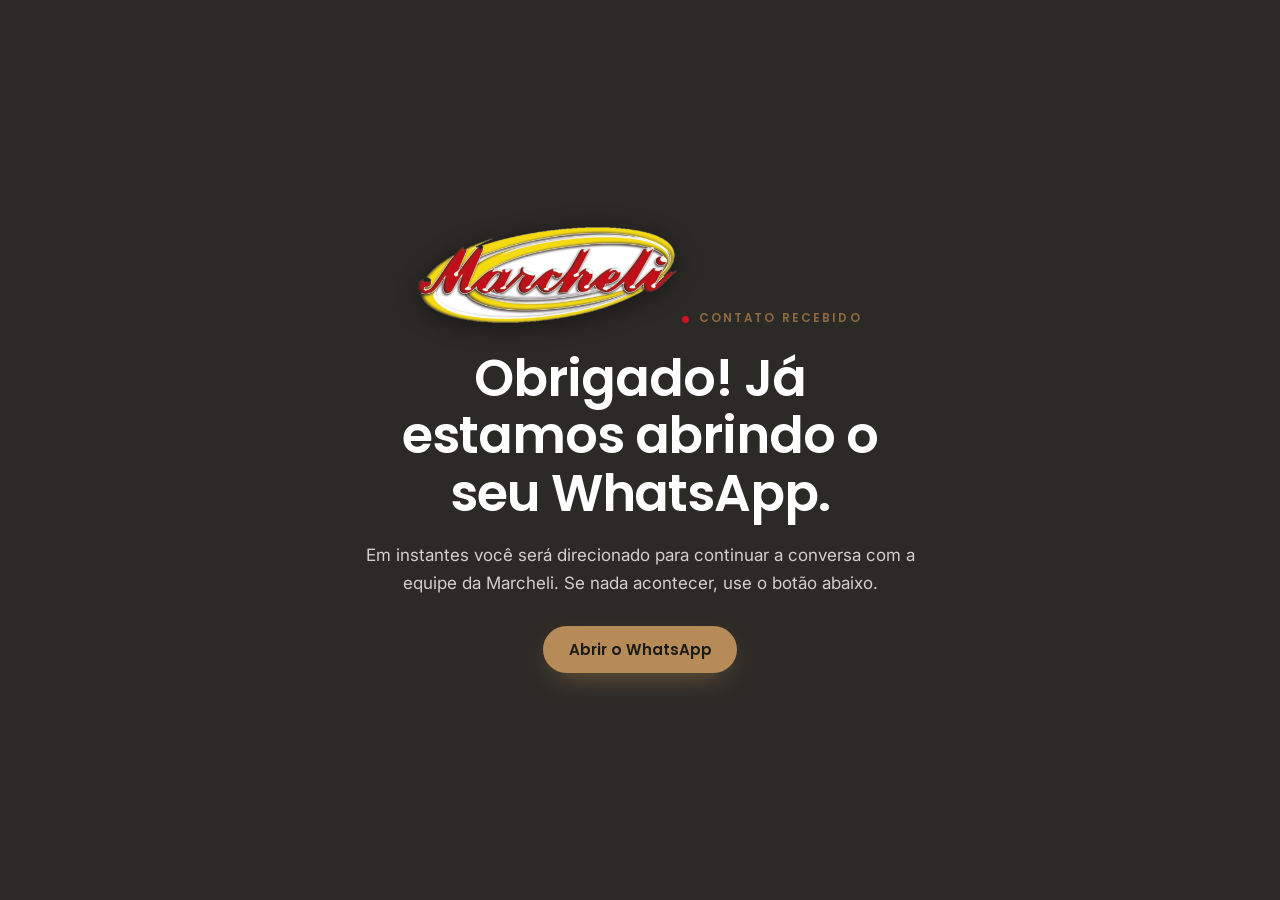
<file: obrigado.html>
<!DOCTYPE html>
<html lang="pt-BR">
<head>
<meta charset="utf-8">
<meta name="viewport" content="width=device-width, initial-scale=1">
<title>Recebemos seu contato | Marcheli</title>
<meta name="description" content="Marcheli Marmoraria e Móveis Planejados, Maringá e região.">
<meta name="robots" content="noindex, nofollow">
<link rel="canonical" href="https://marmorariamarcheli.com.br/">
<meta name="theme-color" content="#2C2A27">

<link rel="icon" type="image/png" href="assets/img/favicon.png">
<link rel="apple-touch-icon" href="assets/img/icon-192.png">
<link rel="manifest" href="site.webmanifest">
<link rel="preconnect" href="https://fonts.googleapis.com"><link rel="preconnect" href="https://fonts.gstatic.com" crossorigin>
<link href="https://fonts.googleapis.com/css2?family=Inter:wght@400;500;600&family=Poppins:wght@400;500;600&display=swap" rel="stylesheet">
<link rel="stylesheet" href="assets/css/style.css">

<!--
  =====================================================================
  [QH4 SLOT 1] GTM (Google Tag Manager) - HEAD
  Cole aqui o script do GTM. Exemplo:
  <script>(function(w,d,s,l,i){w[l]=w[l]||[];w[l].push({'gtm.start':new Date().getTime(),event:'gtm.js'});var f=d.getElementsByTagName(s)[0],j=d.createElement(s),dl=l!='dataLayer'?'&l='+l:'';j.async=true;j.src='https://www.googletagmanager.com/gtm.js?id='+i+dl;f.parentNode.insertBefore(j,f);})(window,document,'script','dataLayer','GTM-XXXXXXX');</script>
  =====================================================================
-->
<!--
  =====================================================================
  [QH4 SLOT 2] VERIFICACOES DE DOMINIO
  Cole aqui as metatags de verificacao. Exemplos:
  <meta name="google-site-verification" content="XXXXXXXX">
  <meta name="facebook-domain-verification" content="XXXXXXXX">
  =====================================================================
-->
<!--
  =====================================================================
  [QH4 SLOT 3] META PIXEL (direto, SEM GTM)
  Use apenas se NAO usar o GTM. Exemplo:
  <script>!function(f,b,e,v,n,t,s){if(f.fbq)return;n=f.fbq=function(){n.callMethod?n.callMethod.apply(n,arguments):n.queue.push(arguments)};if(!f._fbq)f._fbq=n;n.push=n;n.loaded=!0;n.version='2.0';n.queue=[];t=b.createElement(e);t.async=!0;t.src=v;s=b.getElementsByTagName(e)[0];s.parentNode.insertBefore(t,s)}(window,document,'script','https://connect.facebook.net/en_US/fbevents.js');fbq('init','XXXXXXXXXXXXXXX');fbq('track','PageView');</script>
  =====================================================================
-->
<!--
  =====================================================================
  [QH4 SLOT 4] GTAG GOOGLE ADS / GA4 (direto, SEM GTM)
  Use apenas se NAO usar o GTM. Exemplo:
  <script async src="https://www.googletagmanager.com/gtag/js?id=AW-XXXXXXXXX"></script>
  <script>window.dataLayer=window.dataLayer||[];function gtag(){dataLayer.push(arguments)}gtag('js',new Date());gtag('config','AW-XXXXXXXXX');gtag('config','G-XXXXXXXXXX');</script>
  =====================================================================
-->
</head>
<body data-obrigado>
<!--
  =====================================================================
  [QH4 SLOT 5] GTM (noscript) - logo apos abrir o <body>
  Exemplo:
  <noscript><iframe src="https://www.googletagmanager.com/ns.html?id=GTM-XXXXXXX" height="0" width="0" style="display:none;visibility:hidden"></iframe></noscript>
  =====================================================================
-->
<main class="solo"><div class="box">
<a class="logo" href="index.html"><img src="assets/img/logo-marcheli.png" alt="Marcheli" width="900" height="334" style="height:96px;width:auto"></a>
<span class="eyebrow" style="margin-top:2rem">Contato recebido</span>
<h1>Obrigado! Já estamos abrindo o seu WhatsApp.</h1>
<p>Em instantes você será direcionado para continuar a conversa com a equipe da Marcheli. Se nada acontecer, use o botão abaixo.</p>
<a id="ob-wa" class="btn btn-wa" href="#">Abrir o WhatsApp</a>
</div></main>
<!--
  =====================================================================
  [QH4 SLOT 6] SCRIPTS DE TERCEIROS - antes do </body>
  Cole aqui chat, heatmap (Clarity, Hotjar) e outros. Exemplo:
  <script type="text/javascript">(function(c,l,a,r,i,t,y){c[a]=c[a]||function(){(c[a].q=c[a].q||[]).push(arguments)};t=l.createElement(r);t.async=1;t.src="https://www.clarity.ms/tag/"+i;y=l.getElementsByTagName(r)[0];y.parentNode.insertBefore(t,y);})(window,document,"clarity","script","XXXXXXXXXX");</script>
  =====================================================================
-->
<!--
  =====================================================================
  [QH4 SLOT 7] CONFIGURACAO (WhatsApp, webhook, rotulos de conversao)
  Fica em assets/js/tracking.js (editar la, nao aqui).
  Eventos de dataLayer ja prontos: whatsapp_click (wa_local), form_start, generate_lead, thank_you_view.
  =====================================================================
-->
<!--
  =====================================================================
  [QH4 SLOT 8] CONVERSAO DA PAGINA DE OBRIGADO
  Colar SOMENTE em obrigado.html (nas outras paginas, deixar vazio). Exemplo:
  <script>gtag('event','conversion',{'send_to':'AW-XXXXXXXXX/XXXXXXXXXXXX'});</script>
  =====================================================================
-->
<script src="assets/js/tracking.js"></script>
<script src="assets/js/main.js"></script>
<script src="https://app-validacao-lp-sapp-validacao-lp.vercel.app/api/t" data-lp="lp-marcheli" defer></script>
</body>
</html>
</file>
<file: assets/css/style.css>
/* Marcheli | LP QH4 | Poppins (títulos) + Inter (corpo) */
:root{
  --pedra:#F5F1EB;--areia:#E9E1D5;--areia2:#DCD1C0;
  --grafite:#2C2A27;--grafite2:#3B3834;--grafite3:#4A4640;
  --bronze:#B68B58;--bronze-d:#8E6A3E;--marcheli:#D3121D;
  --txt:#2C2A27;--muted:#6E685F;--linha:rgba(44,42,39,.14);
  --wa:#25D366;--r:18px;--ease:cubic-bezier(.22,.8,.24,1);
  --f-t:'Poppins',system-ui,sans-serif;--f-b:'Inter',system-ui,sans-serif;
}
*{box-sizing:border-box;margin:0;padding:0}
html{scroll-behavior:smooth;scroll-padding-top:84px}
body{font-family:var(--f-b);color:var(--txt);background:var(--pedra);line-height:1.65;font-size:17px;-webkit-font-smoothing:antialiased;overflow-x:hidden}
img{max-width:100%;display:block}
a{color:inherit;text-decoration:none}
button{font:inherit;cursor:pointer;border:0;background:none;color:inherit}
h1,h2,h3{font-family:var(--f-t);font-weight:600;line-height:1.12;letter-spacing:-.02em}
.wrap{width:min(1180px,92vw);margin-inline:auto}
.eyebrow{display:inline-flex;align-items:center;gap:.6rem;font:600 .74rem/1 var(--f-t);letter-spacing:.18em;text-transform:uppercase;color:var(--bronze-d)}
.eyebrow::before{content:"";width:7px;height:7px;border-radius:50%;background:var(--marcheli)}
.dark .eyebrow,.hero .eyebrow{color:#E3C79F}
h2{font-size:clamp(1.9rem,3.6vw,3rem);margin:.9rem 0 1.1rem}
.lead{font-size:1.08rem;color:var(--muted);max-width:60ch}
.dark .lead{color:rgba(255,255,255,.72)}
section{padding:clamp(4.5rem,9vw,8rem) 0;position:relative}
.dark{background:var(--grafite);color:#fff}

/* botões */
.btn{display:inline-flex;align-items:center;gap:.7rem;padding:1rem 1.6rem;border-radius:999px;font:600 .95rem/1 var(--f-t);transition:transform .35s var(--ease),box-shadow .35s var(--ease),background .3s,color .3s;position:relative;overflow:hidden}
.btn svg{width:20px;height:20px;flex:none;transition:transform .35s var(--ease)}
.btn:hover{transform:translateY(-3px)}
.btn:hover svg{transform:translateX(3px) rotate(-6deg)}
.btn-wa{background:var(--bronze);color:#1d1b19;box-shadow:0 10px 30px -12px rgba(182,139,88,.7)}
.btn-wa:hover{background:#c99b66;box-shadow:0 16px 36px -12px rgba(182,139,88,.85)}
.btn-ghost{border:1px solid rgba(255,255,255,.4);color:#fff}
.btn-ghost:hover{background:rgba(255,255,255,.12)}
.btn-dark{background:var(--grafite);color:#fff}
.btn-dark:hover{background:var(--grafite3)}
.btn[disabled]{opacity:.45;cursor:not-allowed;transform:none;box-shadow:none}

/* header */
.hdr{position:fixed;inset:0 0 auto 0;z-index:50;transition:background .4s,box-shadow .4s,padding .4s;padding:.9rem 0}
.hdr.on{background:rgba(44,42,39,.92);backdrop-filter:blur(12px);box-shadow:0 8px 30px -18px #000;padding:.5rem 0}
.hdr .wrap{display:flex;align-items:center;justify-content:space-between;gap:1.5rem}
.logo{display:block}
.logo img{height:68px;width:auto;filter:drop-shadow(0 4px 12px rgba(0,0,0,.45))}
.nav{display:flex;gap:1.8rem;font:500 .88rem var(--f-t);color:#fff}
.nav a{position:relative;padding:.3rem 0;opacity:.88}
.nav a::after{content:"";position:absolute;left:0;bottom:-2px;height:1px;width:0;background:var(--bronze);transition:width .35s var(--ease)}
.nav a:hover{opacity:1}.nav a:hover::after{width:100%}
.hdr .btn{padding:.8rem 1.2rem;font-size:.85rem}
.burger{display:none;width:44px;height:44px;border-radius:50%;background:rgba(255,255,255,.14);color:#fff}
.burger span{display:block;width:18px;height:2px;background:#fff;margin:4px auto;transition:.3s}

/* hero */
.hero{min-height:100svh;display:flex;align-items:flex-end;padding:9rem 0 4.5rem;color:#fff;overflow:hidden;background:var(--grafite)}
.hero-bg{position:absolute;inset:-6% 0;z-index:0}
.hero-bg img{width:100%;height:100%;object-fit:cover;object-position:60% 50%;will-change:transform}
.hero::after{content:"";position:absolute;inset:0;z-index:1;background:linear-gradient(90deg,rgba(44,42,39,.88) 0%,rgba(44,42,39,.55) 45%,rgba(44,42,39,.12) 100%),linear-gradient(0deg,rgba(44,42,39,.7),transparent 40%)}
.hero .wrap{position:relative;z-index:2}
.hero h1{font-size:clamp(2.3rem,5.6vw,4.6rem);max-width:15ch;margin:1.2rem 0 1.4rem}
.hero h1 em{font-style:normal;color:#E3C79F}
.hero p.sub{font-size:clamp(1.02rem,1.6vw,1.22rem);max-width:52ch;color:rgba(255,255,255,.86)}
.hero .cta{display:flex;flex-wrap:wrap;gap:1rem;margin-top:2.2rem}
.hero-meta{display:grid;grid-template-columns:repeat(3,1fr);gap:1.6rem;margin-top:3.4rem;padding-top:1.8rem;border-top:1px solid rgba(255,255,255,.22);max-width:900px}
.hero-meta b{display:block;font:600 1.55rem var(--f-t);color:#E3C79F}
.hero-meta span{font-size:.88rem;color:rgba(255,255,255,.78);line-height:1.45;display:block}

/* faixa */
.faixa{background:var(--grafite);color:#E3C79F;padding:1.15rem 0;overflow:hidden;border-block:1px solid rgba(255,255,255,.08)}
.faixa-track{display:flex;gap:3rem;width:max-content;animation:tick 38s linear infinite;font:500 .82rem var(--f-t);letter-spacing:.16em;text-transform:uppercase;white-space:nowrap}
.faixa-track span::before{content:"";display:inline-block;width:6px;height:6px;border-radius:50%;background:var(--marcheli);margin-right:3rem;vertical-align:middle}
@keyframes tick{to{transform:translateX(-50%)}}

/* entrega integrada */
.int-grid{display:grid;grid-template-columns:1fr 1.05fr;gap:clamp(2rem,5vw,5rem);align-items:center}
.lanes{background:var(--grafite);color:#fff;border-radius:var(--r);padding:2.2rem;position:relative;overflow:hidden}
.lanes h3{font-size:.8rem;letter-spacing:.16em;text-transform:uppercase;color:#E3C79F;margin-bottom:1.6rem;font-weight:600}
.lane{display:flex;align-items:center;gap:1rem;margin-bottom:1.1rem}
.lane .tag{flex:none;width:170px;font:500 .84rem var(--f-t)}
.lane .tag small{display:block;font:400 .74rem var(--f-b);color:rgba(255,255,255,.6)}
.lane .bar{flex:1;height:8px;border-radius:8px;background:rgba(255,255,255,.12);position:relative;overflow:hidden}
.lane .bar i{position:absolute;inset:0;width:0;background:linear-gradient(90deg,var(--bronze),#E3C79F);border-radius:8px;transition:width 1.6s var(--ease)}
.lanes.in .bar i{width:100%}
.lanes .merge{margin-top:1.6rem;padding-top:1.4rem;border-top:1px dashed rgba(255,255,255,.28);display:flex;justify-content:space-between;gap:1rem;flex-wrap:wrap;font:500 .88rem var(--f-t)}
.lanes .merge b{color:#E3C79F;font-weight:600}
.cards{display:grid;grid-template-columns:repeat(3,1fr);gap:1.4rem;margin-top:clamp(2.5rem,5vw,4rem)}
.card{background:#fff;border-radius:var(--r);overflow:hidden;box-shadow:0 18px 40px -28px rgba(44,42,39,.45);transition:transform .5s var(--ease),box-shadow .5s var(--ease)}
.card:hover{transform:translateY(-6px);box-shadow:0 28px 50px -26px rgba(44,42,39,.55)}
.card .ph{aspect-ratio:4/3;overflow:hidden}
.card .ph img{width:100%;height:100%;object-fit:cover;transition:transform 1.2s var(--ease)}
.card:hover .ph img{transform:scale(1.06)}
.card .tx{padding:1.5rem 1.6rem 1.8rem}
.card h3{font-size:1.2rem;margin-bottom:.5rem}
.card p{font-size:.95rem;color:var(--muted)}
.card:nth-child(2){margin-top:2rem}

/* galeria */
.gal-head{display:flex;justify-content:space-between;align-items:flex-end;gap:2rem;flex-wrap:wrap;margin-bottom:2.6rem}
.gal{display:grid;grid-template-columns:repeat(3,1fr);gap:1.1rem}
.gal figure{aspect-ratio:4/5;margin:0;border-radius:14px;overflow:hidden;position:relative;cursor:zoom-in}
.gal img{width:100%;height:100%;object-fit:cover;transition:transform 1s var(--ease)}
.gal figure:hover img{transform:scale(1.05)}
.gal figcaption{position:absolute;left:0;right:0;bottom:0;padding:2.4rem 1.1rem .9rem;background:linear-gradient(0deg,rgba(44,42,39,.82),transparent);color:#fff;font:500 .84rem var(--f-t);opacity:0;transform:translateY(8px);transition:.4s var(--ease)}
.gal figure:hover figcaption{opacity:1;transform:none}
.gal-note{margin-top:1rem;font-size:.85rem;color:var(--muted)}
.lb{position:fixed;inset:0;z-index:90;background:rgba(20,19,17,.94);display:none;align-items:center;justify-content:center;padding:2rem}
.lb.on{display:flex}
.lb img{max-height:88vh;max-width:92vw;border-radius:10px}
.lb button{position:absolute;top:1.2rem;right:1.4rem;width:46px;height:46px;border-radius:50%;background:rgba(255,255,255,.14);color:#fff;font-size:1.4rem}

/* passos */
.steps-grid{display:grid;grid-template-columns:.9fr 1.1fr;gap:clamp(2rem,5vw,5rem);align-items:start}
.sticky{position:sticky;top:110px}
.sticky .ph{border-radius:var(--r);overflow:hidden;margin-top:2rem;aspect-ratio:4/5}
.sticky .ph img{width:100%;height:100%;object-fit:cover}
.step{display:grid;grid-template-columns:76px 1fr;gap:1.2rem;padding:1.8rem 0;border-top:1px solid var(--linha)}
.step:last-child{border-bottom:1px solid var(--linha)}
.step .n{font:600 2.6rem/1 var(--f-t);color:var(--areia2);transition:color .5s}
.step.in .n{color:var(--bronze)}
.step h3{font-size:1.25rem;margin-bottom:.4rem}
.step p{color:var(--muted);font-size:.98rem}

/* arquitetos */
.arq{overflow:hidden}
.arq-bg{position:absolute;inset:0;opacity:.28}
.arq-bg img{width:100%;height:100%;object-fit:cover}
.arq .wrap{position:relative;display:grid;grid-template-columns:1.2fr .8fr;gap:3rem;align-items:end}
.arq h2{max-width:16ch}
.big70{font:600 clamp(5rem,12vw,9.5rem)/.9 var(--f-t);color:#E3C79F;letter-spacing:-.05em}
.big70 small{font-size:.32em;letter-spacing:0;margin-left:.2em}
.big70-cap{color:rgba(255,255,255,.75);max-width:26ch;margin-top:.8rem;font-size:.95rem}

/* materiais */
.mat-grid{display:grid;grid-template-columns:1fr 1fr;gap:clamp(1.5rem,4vw,3.5rem);align-items:center}
.pills{display:flex;flex-wrap:wrap;gap:.6rem;margin:1.4rem 0 2rem}
.pills span{padding:.6rem 1.1rem;border-radius:999px;border:1px solid var(--linha);background:#fff;font:500 .88rem var(--f-t);transition:.3s}
.pills span:hover{background:var(--grafite);color:#fff;border-color:var(--grafite)}
.mat-img{display:grid;grid-template-columns:1fr 1fr;gap:1rem}
.mat-img img{border-radius:var(--r);height:100%;object-fit:cover;aspect-ratio:3/4}
.mat-img img:nth-child(2){margin-top:2.4rem}
.noarq{background:var(--areia);border-radius:var(--r);padding:1.6rem 1.8rem}
.noarq h3{font-size:1.1rem;margin-bottom:.4rem}
.noarq p{font-size:.95rem;color:var(--grafite3)}

/* contato */
.contact-grid{display:grid;grid-template-columns:.9fr 1.1fr;gap:clamp(2rem,5vw,5rem);align-items:start}
.contact ul{list-style:none;margin-top:1.8rem;display:grid;gap:.8rem}
.contact li{display:flex;gap:.8rem;color:rgba(255,255,255,.82);font-size:.97rem}
.contact li::before{content:"";flex:none;width:7px;height:7px;border-radius:50%;background:var(--bronze);margin-top:.65rem}
form{background:#fff;color:var(--txt);border-radius:var(--r);padding:clamp(1.6rem,3vw,2.4rem);display:grid;gap:1.1rem;box-shadow:0 30px 60px -30px #000}
.row2{display:grid;grid-template-columns:1fr 1fr;gap:1rem}
label{display:grid;gap:.4rem;font:500 .82rem var(--f-t);color:var(--grafite3)}
input,select,textarea{font:400 1rem var(--f-b);padding:.9rem 1rem;border-radius:12px;border:1px solid var(--areia2);background:var(--pedra);color:var(--txt);width:100%;transition:border .3s,box-shadow .3s}
input:focus,select:focus,textarea:focus{outline:0;border-color:var(--bronze);box-shadow:0 0 0 4px rgba(182,139,88,.22)}
input:user-invalid,select:user-invalid{border-color:var(--marcheli)}
textarea{min-height:88px;resize:vertical}
.form-note{font-size:.8rem;color:var(--muted)}
form .btn{justify-content:center;width:100%}

.inov{margin-top:clamp(2.5rem,5vw,4rem);padding-top:2rem;border-top:1px solid var(--linha);display:grid;grid-template-columns:auto 1fr;gap:2rem;align-items:center}
.inov p{font:500 clamp(1.1rem,2vw,1.45rem)/1.4 var(--f-t);max-width:46ch}
@media(max-width:700px){.inov{grid-template-columns:1fr;gap:.8rem}}
/* faq */
.faq-list{max-width:820px;margin:2.4rem auto 0}
details{border-top:1px solid var(--linha)}
details:last-child{border-bottom:1px solid var(--linha)}
summary{list-style:none;cursor:pointer;padding:1.4rem 0;font:500 1.08rem var(--f-t);display:flex;justify-content:space-between;gap:1rem;align-items:center}
summary::-webkit-details-marker{display:none}
summary::after{content:"+";font:300 1.8rem/1 var(--f-t);color:var(--bronze);transition:transform .4s var(--ease)}
details[open] summary::after{transform:rotate(45deg)}
details p{padding:0 2.5rem 1.5rem 0;color:var(--muted);animation:fd .5s var(--ease)}
@keyframes fd{from{opacity:0;transform:translateY(-6px)}to{opacity:1;transform:none}}
.center{text-align:center}.center .lead{margin-inline:auto}

/* cta final + rodapé */
.final{background:var(--areia);text-align:center}
.final h2{max-width:20ch;margin-inline:auto}
.final .btn{margin-top:1.4rem}
footer{background:var(--grafite);color:rgba(255,255,255,.72);padding:3.4rem 0 6rem;font-size:.9rem}
.foot{display:grid;grid-template-columns:1.2fr 1fr 1fr;gap:2.4rem}
footer b{display:block;color:#fff;font:600 .8rem var(--f-t);letter-spacing:.14em;text-transform:uppercase;margin-bottom:.8rem}
footer a:hover{color:#E3C79F}
.foot .logo{display:inline-block;margin-bottom:1rem}
.dev{margin-top:2.4rem;padding-top:1.4rem;border-top:1px solid rgba(255,255,255,.12);display:flex;justify-content:space-between;flex-wrap:wrap;gap:.8rem;font-size:.82rem}

/* whatsapp flutuante */
.wa-float{position:fixed;right:20px;bottom:20px;z-index:60;width:62px;height:62px;border-radius:50%;background:var(--wa);display:grid;place-items:center;box-shadow:0 14px 30px -8px rgba(37,211,102,.7);transition:transform .35s var(--ease)}
.wa-float:hover{transform:scale(1.1) rotate(-6deg)}
.wa-float svg{width:32px;height:32px;fill:#fff}
.wa-float::after{content:"";position:absolute;inset:0;border-radius:50%;border:2px solid var(--wa);animation:pulse 2.4s infinite}
@keyframes pulse{0%{transform:scale(1);opacity:.8}100%{transform:scale(1.6);opacity:0}}

/* reveal */
.rv{opacity:0;transform:translateY(34px);transition:opacity .9s var(--ease),transform .9s var(--ease);transition-delay:var(--d,0s)}
.rv.in{opacity:1;transform:none}
.rv-l{transform:translateX(-40px)}.rv-r{transform:translateX(40px)}
.rv-l.in,.rv-r.in{transform:none}

/* obrigado / 404 */
.solo{min-height:100svh;display:grid;place-items:center;text-align:center;background:var(--grafite);color:#fff;padding:2rem}
.solo .box{max-width:560px}
.solo h1{font-size:clamp(2rem,5vw,3.2rem);margin:1.2rem 0}
.solo p{color:rgba(255,255,255,.78);margin-bottom:1.8rem}
.solo .logo{display:inline-block}

/* responsivo */
@media(max-width:980px){
  .nav,.hdr .btn{display:none}.burger{display:block}
  .nav.open{display:flex;position:fixed;inset:72px 4vw auto;flex-direction:column;background:var(--grafite);padding:1.6rem;border-radius:var(--r);gap:1.1rem;box-shadow:0 30px 60px -20px #000}
  .int-grid,.steps-grid,.mat-grid,.contact-grid,.arq .wrap{grid-template-columns:1fr}
  .cards{grid-template-columns:1fr}.card:nth-child(2){margin-top:0}
  .gal{grid-template-columns:repeat(2,1fr)}.sticky{position:static}
  .foot{grid-template-columns:1fr}
  .hero-meta{grid-template-columns:1fr;gap:1rem}
}
@media(max-width:560px){
  body{font-size:16px}
  .gal{grid-template-columns:repeat(2,1fr);gap:.6rem}.row2{grid-template-columns:1fr}
  .lane{flex-direction:column;align-items:stretch;gap:.5rem}.lane .tag{width:auto}.lane .bar{flex:none;height:8px;width:100%}
  .logo img{height:46px}
  .hero{padding-top:7rem}
}
@media(prefers-reduced-motion:reduce){*{animation:none!important;transition:none!important}.rv{opacity:1;transform:none}}
</file>
